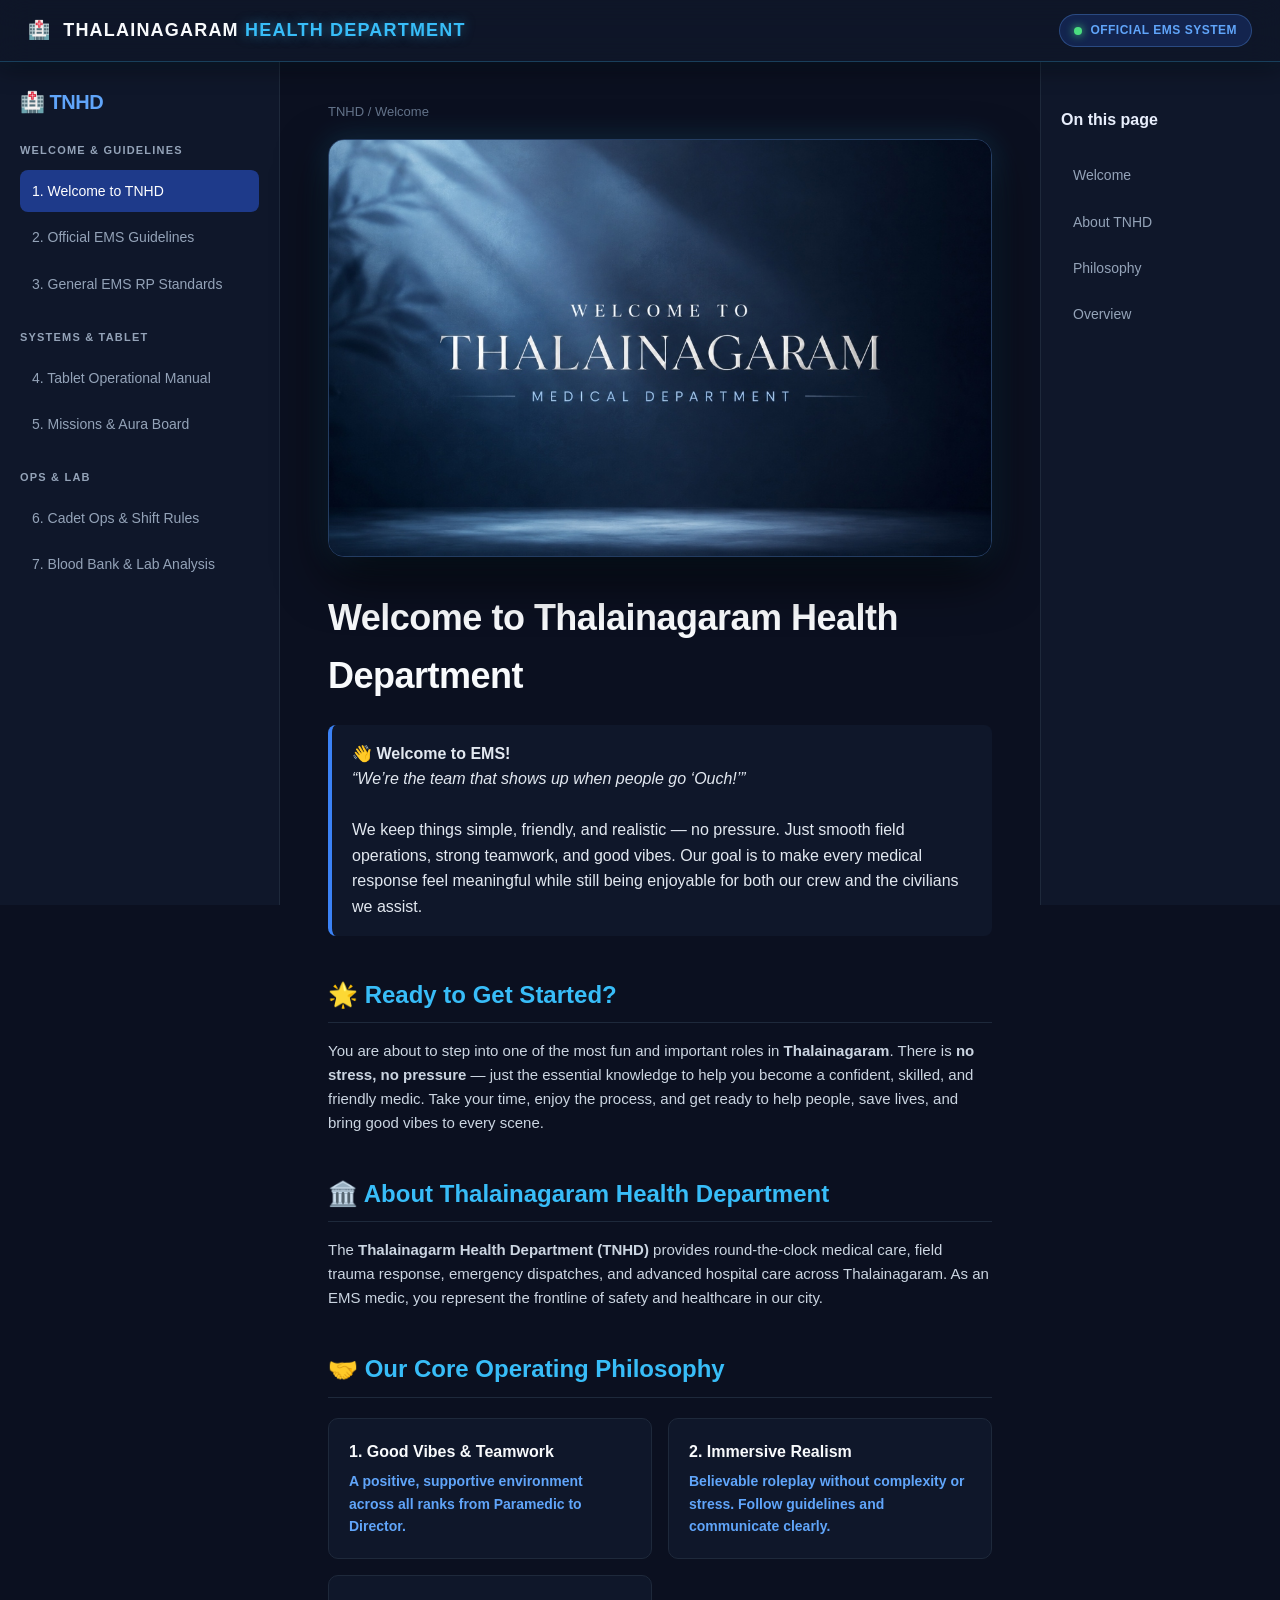
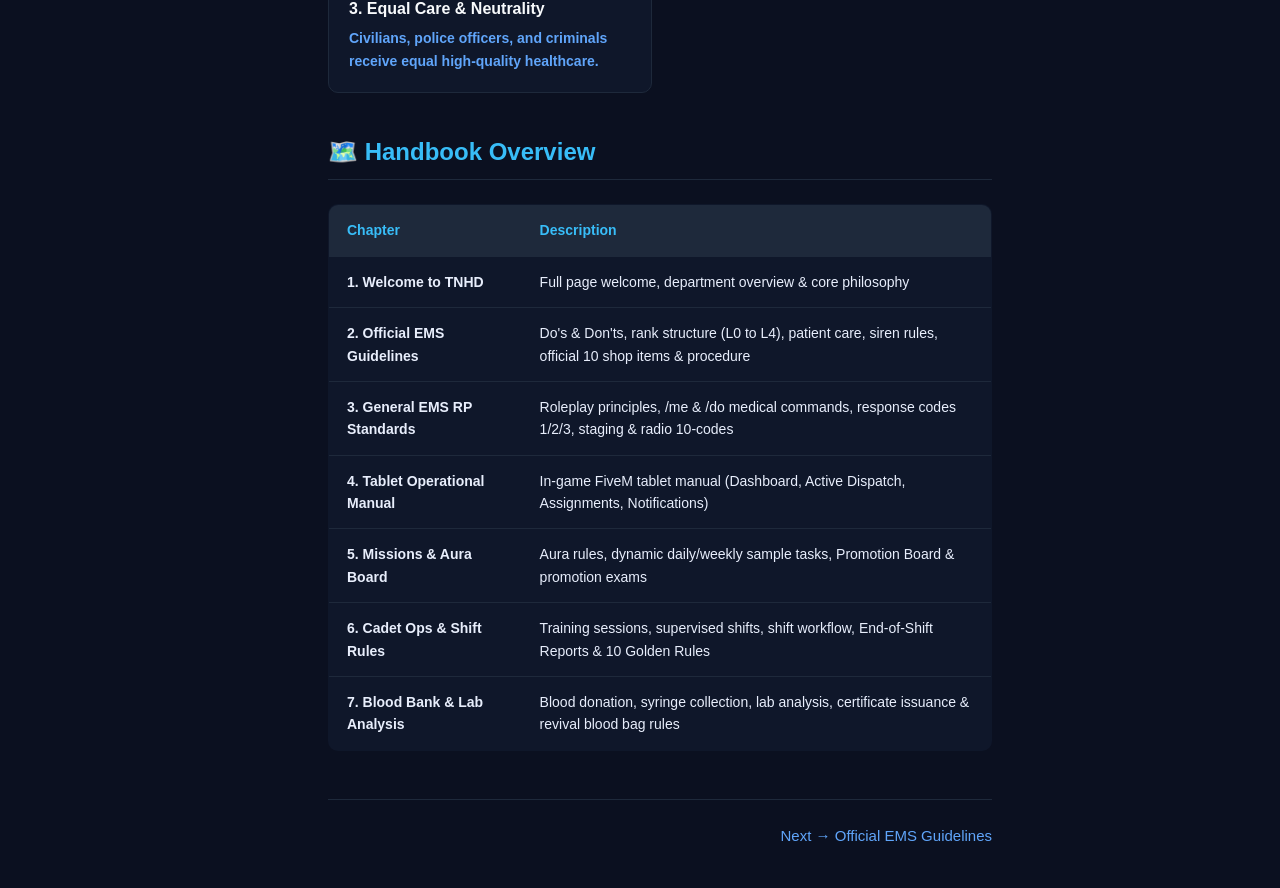
<file: index.html>
<!DOCTYPE html>
<html lang="en">
<head>
  <meta charset="UTF-8">
  <meta name="viewport" content="width=device-width, initial-scale=1.0">
  <meta http-equiv="Cache-Control" content="no-cache, no-store, must-revalidate">
  <meta http-equiv="Pragma" content="no-cache">
  <meta http-equiv="Expires" content="0">
  <title>TNHD Handbook - Welcome to TNHD</title>
  <link rel="stylesheet" href="css/style.css?v=2.0">
</head>
<body>

  <!-- 🔝 FLOATING TOP HEADER BAR -->
  <header class="floating-header">
    <div class="floating-header-title">
      <span>🏥</span>
      <span>THALAINAGARAM <span class="highlight">HEALTH DEPARTMENT</span></span>
    </div>
    <div class="floating-header-status">
      <span class="status-dot-live"></span>
      <span>OFFICIAL EMS SYSTEM</span>
    </div>
  </header>

  <div class="layout">
    <aside class="left">
      <h1>🏥 TNHD</h1>
      <div class="sec">WELCOME & GUIDELINES</div>
      <a href="index.html" class="on">1. Welcome to TNHD</a>
      <a href="ems-guidelines.html">2. Official EMS Guidelines</a>
      <a href="ems-rp-rules.html">3. General EMS RP Standards</a>
      <div class="sec">SYSTEMS & TABLET</div>
      <a href="tablet.html">4. Tablet Operational Manual</a>
      <a href="missions.html">5. Missions & Aura Board</a>
      <div class="sec">OPS & LAB</div>
      <a href="rules.html">6. Cadet Ops & Shift Rules</a>
      <a href="blood-bank.html">7. Blood Bank & Lab Analysis</a>
    </aside>

    <main>
      <div class="crumb">TNHD / Welcome</div>
      
      <!-- FULL-WIDTH WELCOME HERO COVER IMAGE -->
      <div class="welcome-hero">
        <img src="assets/welcome_banner.jpg" class="hero-bg-img" alt="Welcome to Thalainagaram Medical Department">
      </div>

      <h1>Welcome to Thalainagaram Health Department</h1>

      <div class="callout">
        <b>👋 Welcome to EMS!</b><br>
        <i>“We’re the team that shows up when people go ‘Ouch!’”</i><br><br>
        We keep things simple, friendly, and realistic — no pressure. Just smooth field operations, strong teamwork, and good vibes. Our goal is to make every medical response feel meaningful while still being enjoyable for both our crew and the civilians we assist.
      </div>

      <h2>🌟 Ready to Get Started?</h2>
      <p>You are about to step into one of the most fun and important roles in <strong>Thalainagaram</strong>. There is <strong>no stress, no pressure</strong> — just the essential knowledge to help you become a confident, skilled, and friendly medic. Take your time, enjoy the process, and get ready to help people, save lives, and bring good vibes to every scene.</p>

      <h2>🏛️ About Thalainagaram Health Department</h2>
      <p>The <strong>Thalainagarm Health Department (TNHD)</strong> provides round-the-clock medical care, field trauma response, emergency dispatches, and advanced hospital care across Thalainagaram. As an EMS medic, you represent the frontline of safety and healthcare in our city.</p>

      <h2>🤝 Our Core Operating Philosophy</h2>
      <div class="grid">
        <div class="card">
          <b>1. Good Vibes & Teamwork</b>
          <span>A positive, supportive environment across all ranks from Paramedic to Director.</span>
        </div>
        <div class="card">
          <b>2. Immersive Realism</b>
          <span>Believable roleplay without complexity or stress. Follow guidelines and communicate clearly.</span>
        </div>
        <div class="card">
          <b>3. Equal Care & Neutrality</b>
          <span>Civilians, police officers, and criminals receive equal high-quality healthcare.</span>
        </div>
      </div>

      <h2>🗺️ Handbook Overview</h2>
      <table>
        <thead>
          <tr>
            <th>Chapter</th>
            <th>Description</th>
          </tr>
        </thead>
        <tbody>
          <tr><td><b>1. Welcome to TNHD</b></td><td>Full page welcome, department overview & core philosophy</td></tr>
          <tr><td><b>2. Official EMS Guidelines</b></td><td>Do's & Don'ts, rank structure (L0 to L4), patient care, siren rules, official 10 shop items & procedure</td></tr>
          <tr><td><b>3. General EMS RP Standards</b></td><td>Roleplay principles, /me & /do medical commands, response codes 1/2/3, staging & radio 10-codes</td></tr>
          <tr><td><b>4. Tablet Operational Manual</b></td><td>In-game FiveM tablet manual (Dashboard, Active Dispatch, Assignments, Notifications)</td></tr>
          <tr><td><b>5. Missions & Aura Board</b></td><td>Aura rules, dynamic daily/weekly sample tasks, Promotion Board & promotion exams</td></tr>
          <tr><td><b>6. Cadet Ops & Shift Rules</b></td><td>Training sessions, supervised shifts, shift workflow, End-of-Shift Reports & 10 Golden Rules</td></tr>
          <tr><td><b>7. Blood Bank & Lab Analysis</b></td><td>Blood donation, syringe collection, lab analysis, certificate issuance & revival blood bag rules</td></tr>
        </tbody>
      </table>

      <div class="nav">
        <span></span>
        <a href="ems-guidelines.html">Next → Official EMS Guidelines</a>
      </div>
    </main>

    <aside class="right">
      <h4>On this page</h4>
      <a href="#">Welcome</a>
      <a href="#about">About TNHD</a>
      <a href="#philosophy">Philosophy</a>
      <a href="#overview">Overview</a>
    </aside>
  </div>

</body>
</html>
</file>
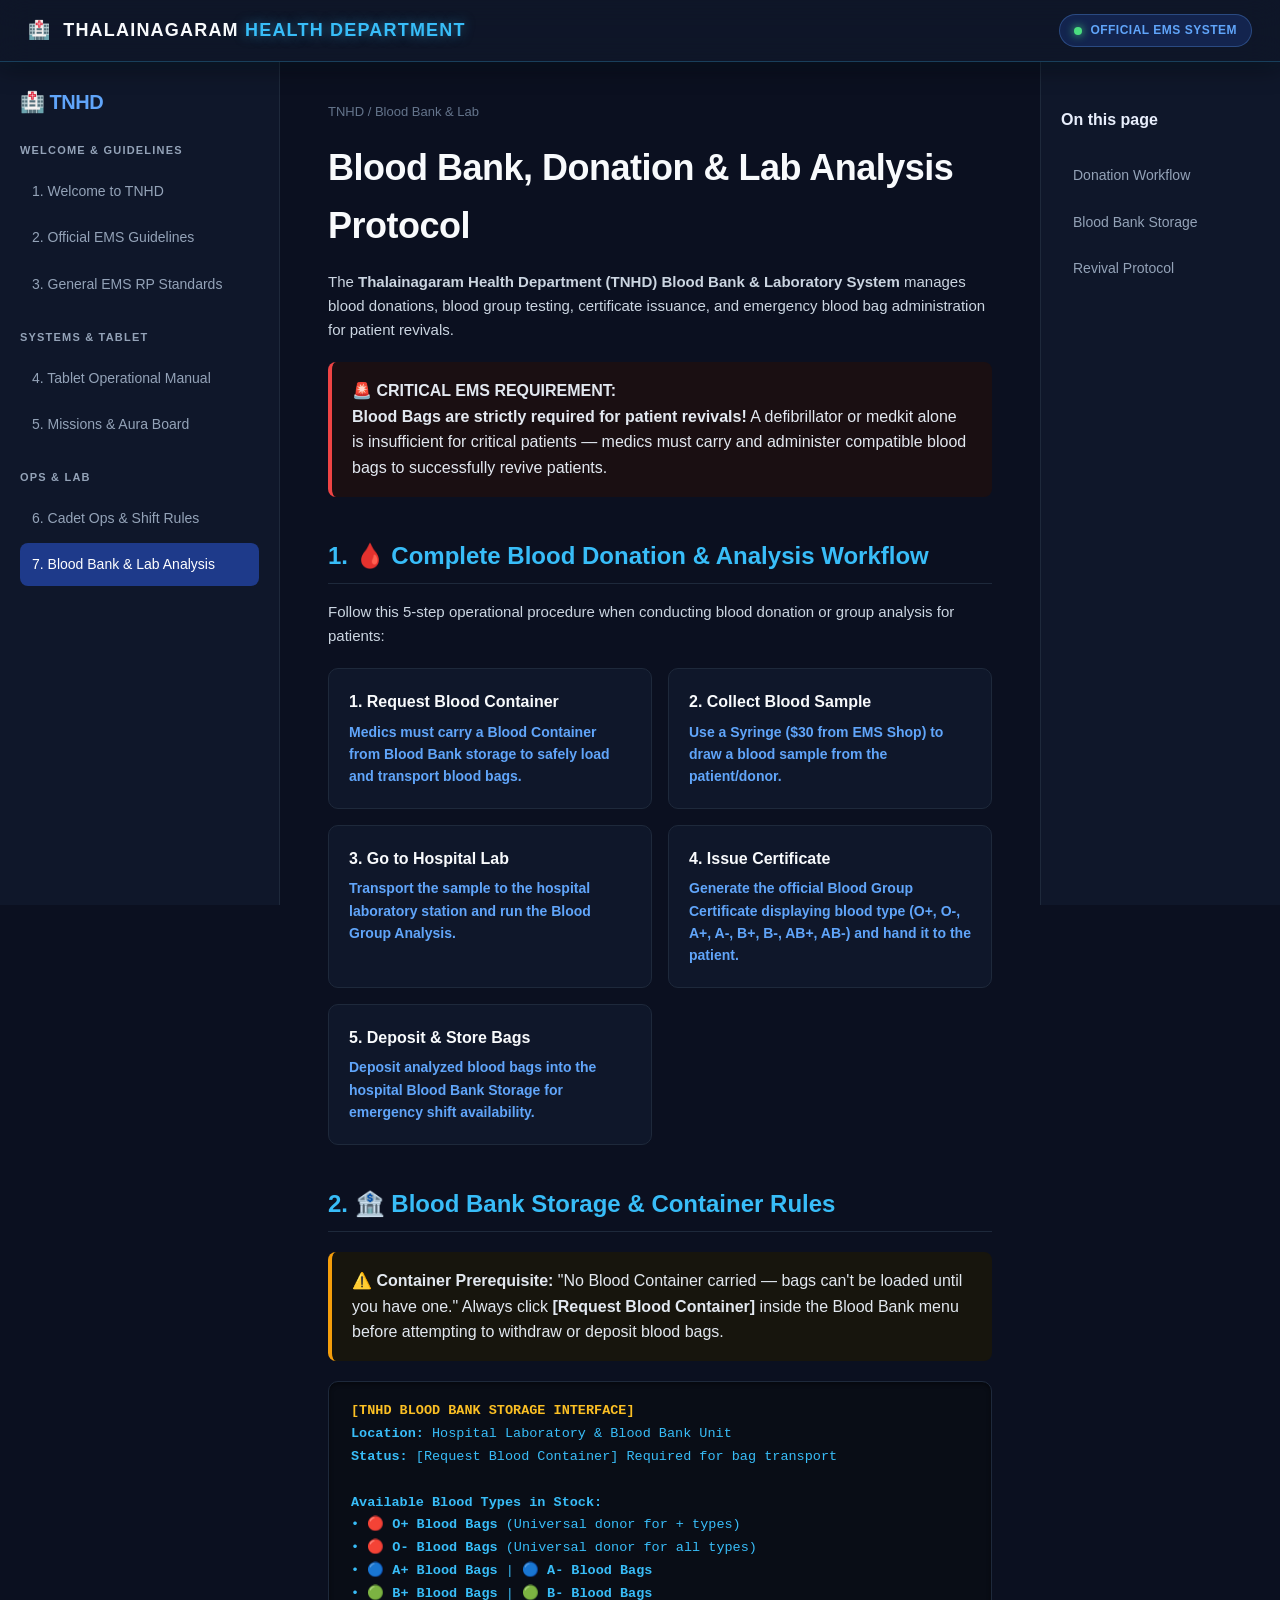
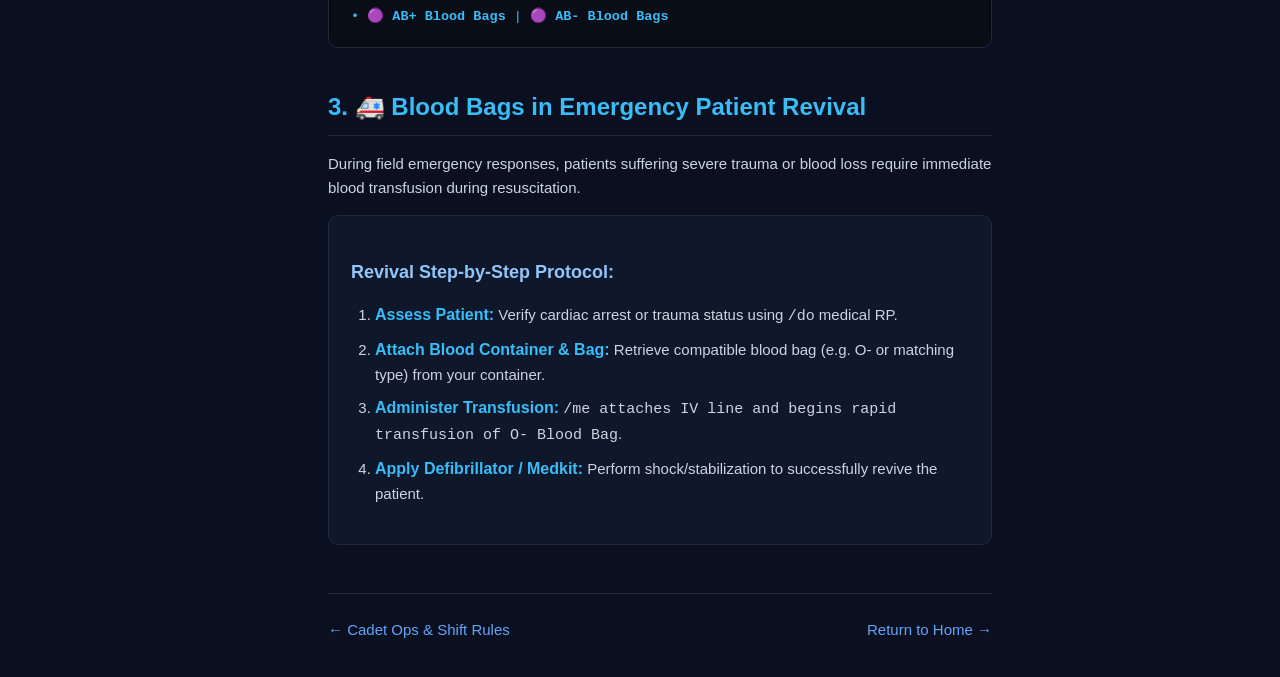
<file: blood-bank.html>
<!DOCTYPE html>
<html lang="en">
<head>
  <meta charset="UTF-8">
  <meta name="viewport" content="width=device-width, initial-scale=1.0">
  <meta http-equiv="Cache-Control" content="no-cache, no-store, must-revalidate">
  <meta http-equiv="Pragma" content="no-cache">
  <meta http-equiv="Expires" content="0">
  <title>TNHD Handbook - Blood Bank, Donation & Lab Analysis</title>
  <link rel="stylesheet" href="css/style.css?v=2.0">
</head>
<body>

  <!-- 🔝 FLOATING TOP HEADER BAR -->
  <header class="floating-header">
    <div class="floating-header-title">
      <span>🏥</span>
      <span>THALAINAGARAM <span class="highlight">HEALTH DEPARTMENT</span></span>
    </div>
    <div class="floating-header-status">
      <span class="status-dot-live"></span>
      <span>OFFICIAL EMS SYSTEM</span>
    </div>
  </header>

  <div class="layout">
    <aside class="left">
      <h1>🏥 TNHD</h1>
      <div class="sec">WELCOME & GUIDELINES</div>
      <a href="index.html">1. Welcome to TNHD</a>
      <a href="ems-guidelines.html">2. Official EMS Guidelines</a>
      <a href="ems-rp-rules.html">3. General EMS RP Standards</a>
      <div class="sec">SYSTEMS & TABLET</div>
      <a href="tablet.html">4. Tablet Operational Manual</a>
      <a href="missions.html">5. Missions & Aura Board</a>
      <div class="sec">OPS & LAB</div>
      <a href="rules.html">6. Cadet Ops & Shift Rules</a>
      <a href="blood-bank.html" class="on">7. Blood Bank & Lab Analysis</a>
    </aside>

    <main>
      <div class="crumb">TNHD / Blood Bank & Lab</div>
      <h1>Blood Bank, Donation & Lab Analysis Protocol</h1>

      <p>The <strong>Thalainagaram Health Department (TNHD) Blood Bank & Laboratory System</strong> manages blood donations, blood group testing, certificate issuance, and emergency blood bag administration for patient revivals.</p>

      <div class="callout danger">
        <b>🚨 CRITICAL EMS REQUIREMENT:</b><br>
        <strong>Blood Bags are strictly required for patient revivals!</strong> A defibrillator or medkit alone is insufficient for critical patients — medics must carry and administer compatible blood bags to successfully revive patients.
      </div>

      <h2>1. 🩸 Complete Blood Donation & Analysis Workflow</h2>
      <p>Follow this 5-step operational procedure when conducting blood donation or group analysis for patients:</p>

      <div class="grid">
        <div class="card">
          <b>1. Request Blood Container</b>
          <span>Medics must carry a <strong>Blood Container</strong> from Blood Bank storage to safely load and transport blood bags.</span>
        </div>
        <div class="card">
          <b>2. Collect Blood Sample</b>
          <span>Use a <strong>Syringe</strong> ($30 from EMS Shop) to draw a blood sample from the patient/donor.</span>
        </div>
        <div class="card">
          <b>3. Go to Hospital Lab</b>
          <span>Transport the sample to the hospital laboratory station and run the <strong>Blood Group Analysis</strong>.</span>
        </div>
        <div class="card">
          <b>4. Issue Certificate</b>
          <span>Generate the official <strong>Blood Group Certificate</strong> displaying blood type (O+, O-, A+, A-, B+, B-, AB+, AB-) and hand it to the patient.</span>
        </div>
        <div class="card">
          <b>5. Deposit & Store Bags</b>
          <span>Deposit analyzed blood bags into the hospital <strong>Blood Bank Storage</strong> for emergency shift availability.</span>
        </div>
      </div>

      <h2>2. 🏦 Blood Bank Storage & Container Rules</h2>
      <div class="callout warn">
        <b>⚠️ Container Prerequisite:</b> "No Blood Container carried — bags can't be loaded until you have one." Always click <strong>[Request Blood Container]</strong> inside the Blood Bank menu before attempting to withdraw or deposit blood bags.
      </div>

      <div class="ui-mock">
        <div class="title">[TNHD BLOOD BANK STORAGE INTERFACE]</div>
        <div><b>Location:</b> Hospital Laboratory & Blood Bank Unit</div>
        <div><b>Status:</b> [Request Blood Container] Required for bag transport</div>
        <br>
        <div><b>Available Blood Types in Stock:</b></div>
        <div>• 🔴 <b>O+ Blood Bags</b> (Universal donor for + types)</div>
        <div>• 🔴 <b>O- Blood Bags</b> (Universal donor for all types)</div>
        <div>• 🔵 <b>A+ Blood Bags</b> | 🔵 <b>A- Blood Bags</b></div>
        <div>• 🟢 <b>B+ Blood Bags</b> | 🟢 <b>B- Blood Bags</b></div>
        <div>• 🟣 <b>AB+ Blood Bags</b> | 🟣 <b>AB- Blood Bags</b></div>
      </div>

      <h2>3. 🚑 Blood Bags in Emergency Patient Revival</h2>
      <p>During field emergency responses, patients suffering severe trauma or blood loss require immediate blood transfusion during resuscitation.</p>

      <div class="rule-box">
        <h3>Revival Step-by-Step Protocol:</h3>
        <ol>
          <li><b>Assess Patient:</b> Verify cardiac arrest or trauma status using <code>/do</code> medical RP.</li>
          <li><b>Attach Blood Container & Bag:</b> Retrieve compatible blood bag (e.g. O- or matching type) from your container.</li>
          <li><b>Administer Transfusion:</b> <code>/me attaches IV line and begins rapid transfusion of O- Blood Bag</code>.</li>
          <li><b>Apply Defibrillator / Medkit:</b> Perform shock/stabilization to successfully revive the patient.</li>
        </ol>
      </div>

      <div class="nav">
        <a href="rules.html">← Cadet Ops & Shift Rules</a>
        <a href="index.html">Return to Home →</a>
      </div>
    </main>

    <aside class="right">
      <h4>On this page</h4>
      <a href="#workflow">Donation Workflow</a>
      <a href="#storage">Blood Bank Storage</a>
      <a href="#revival">Revival Protocol</a>
    </aside>
  </div>

</body>
</html>
</file>
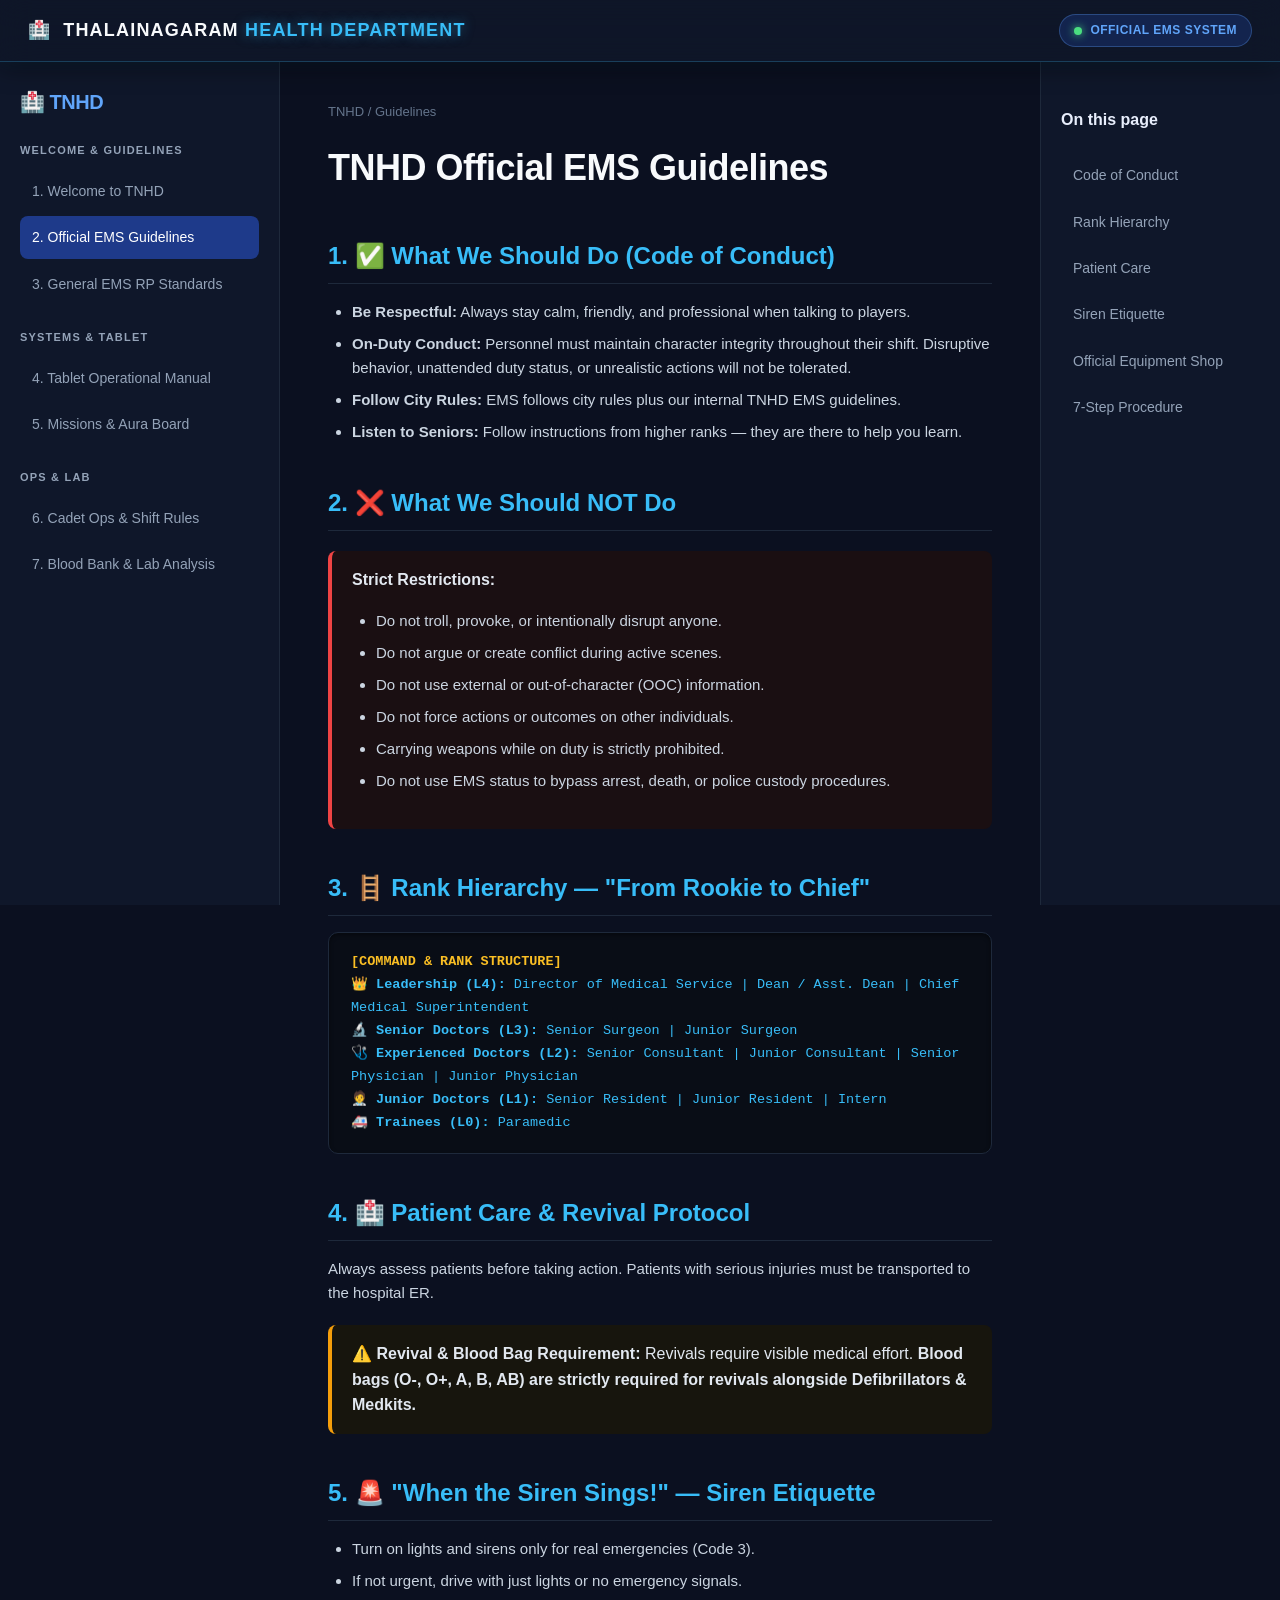
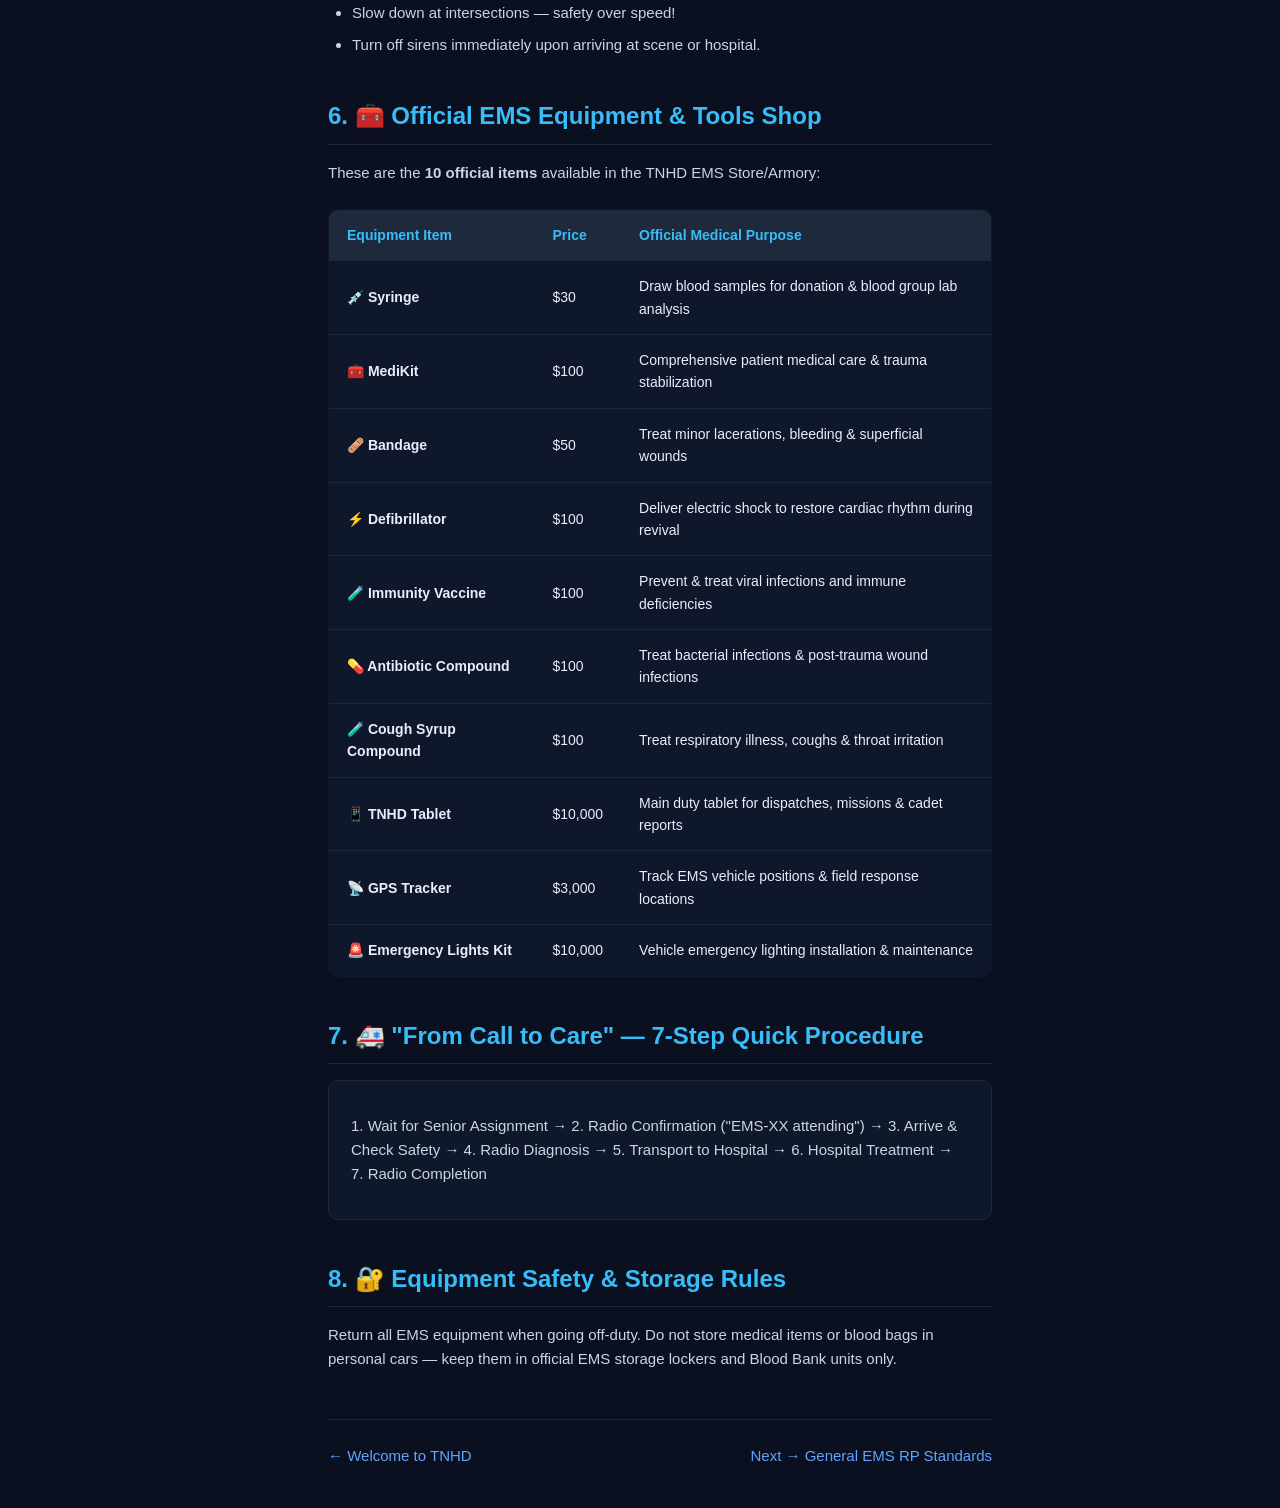
<file: ems-guidelines.html>
<!DOCTYPE html>
<html lang="en">
<head>
  <meta charset="UTF-8">
  <meta name="viewport" content="width=device-width, initial-scale=1.0">
  <meta http-equiv="Cache-Control" content="no-cache, no-store, must-revalidate">
  <meta http-equiv="Pragma" content="no-cache">
  <meta http-equiv="Expires" content="0">
  <title>TNHD Handbook - Official EMS Guidelines</title>
  <link rel="stylesheet" href="css/style.css?v=2.0">
</head>
<body>

  <!-- 🔝 FLOATING TOP HEADER BAR -->
  <header class="floating-header">
    <div class="floating-header-title">
      <span>🏥</span>
      <span>THALAINAGARAM <span class="highlight">HEALTH DEPARTMENT</span></span>
    </div>
    <div class="floating-header-status">
      <span class="status-dot-live"></span>
      <span>OFFICIAL EMS SYSTEM</span>
    </div>
  </header>

  <div class="layout">
    <aside class="left">
      <h1>🏥 TNHD</h1>
      <div class="sec">WELCOME & GUIDELINES</div>
      <a href="index.html">1. Welcome to TNHD</a>
      <a href="ems-guidelines.html" class="on">2. Official EMS Guidelines</a>
      <a href="ems-rp-rules.html">3. General EMS RP Standards</a>
      <div class="sec">SYSTEMS & TABLET</div>
      <a href="tablet.html">4. Tablet Operational Manual</a>
      <a href="missions.html">5. Missions & Aura Board</a>
      <div class="sec">OPS & LAB</div>
      <a href="rules.html">6. Cadet Ops & Shift Rules</a>
      <a href="blood-bank.html">7. Blood Bank & Lab Analysis</a>
    </aside>

    <main>
      <div class="crumb">TNHD / Guidelines</div>
      <h1>TNHD Official EMS Guidelines</h1>

      <h2>1. ✅ What We Should Do (Code of Conduct)</h2>
      <ul>
        <li><strong>Be Respectful:</strong> Always stay calm, friendly, and professional when talking to players.</li>
        <li><strong>On-Duty Conduct:</strong> Personnel must maintain character integrity throughout their shift. Disruptive behavior, unattended duty status, or unrealistic actions will not be tolerated.</li>
        <li><strong>Follow City Rules:</strong> EMS follows city rules plus our internal TNHD EMS guidelines.</li>
        <li><strong>Listen to Seniors:</strong> Follow instructions from higher ranks — they are there to help you learn.</li>
      </ul>

      <h2>2. ❌ What We Should NOT Do</h2>
      <div class="callout danger">
        <b>Strict Restrictions:</b>
        <ul>
          <li>Do not troll, provoke, or intentionally disrupt anyone.</li>
          <li>Do not argue or create conflict during active scenes.</li>
          <li>Do not use external or out-of-character (OOC) information.</li>
          <li>Do not force actions or outcomes on other individuals.</li>
          <li>Carrying weapons while on duty is strictly prohibited.</li>
          <li>Do not use EMS status to bypass arrest, death, or police custody procedures.</li>
        </ul>
      </div>

      <h2>3. 🪜 Rank Hierarchy — "From Rookie to Chief"</h2>
      <div class="ui-mock">
        <div class="title">[COMMAND & RANK STRUCTURE]</div>
        <div>👑 <b>Leadership (L4):</b> Director of Medical Service | Dean / Asst. Dean | Chief Medical Superintendent</div>
        <div>🔬 <b>Senior Doctors (L3):</b> Senior Surgeon | Junior Surgeon</div>
        <div>🩺 <b>Experienced Doctors (L2):</b> Senior Consultant | Junior Consultant | Senior Physician | Junior Physician</div>
        <div>🧑‍⚕️ <b>Junior Doctors (L1):</b> Senior Resident | Junior Resident | Intern</div>
        <div>🚑 <b>Trainees (L0):</b> Paramedic</div>
      </div>

      <h2>4. 🏥 Patient Care & Revival Protocol</h2>
      <p>Always assess patients before taking action. Patients with serious injuries must be transported to the hospital ER.</p>
      
      <div class="callout warn">
        <b>⚠️ Revival & Blood Bag Requirement:</b> Revivals require visible medical effort. <strong>Blood bags (O-, O+, A, B, AB) are strictly required for revivals alongside Defibrillators & Medkits.</strong>
      </div>

      <h2>5. 🚨 "When the Siren Sings!" — Siren Etiquette</h2>
      <ul>
        <li>Turn on lights and sirens only for real emergencies (Code 3).</li>
        <li>If not urgent, drive with just lights or no emergency signals.</li>
        <li>Slow down at intersections — safety over speed!</li>
        <li>Turn off sirens immediately upon arriving at scene or hospital.</li>
      </ul>

      <h2>6. 🧰 Official EMS Equipment & Tools Shop</h2>
      <p>These are the <strong>10 official items</strong> available in the TNHD EMS Store/Armory:</p>

      <table>
        <thead>
          <tr>
            <th>Equipment Item</th>
            <th>Price</th>
            <th>Official Medical Purpose</th>
          </tr>
        </thead>
        <tbody>
          <tr><td><b>💉 Syringe</b></td><td>$30</td><td>Draw blood samples for donation & blood group lab analysis</td></tr>
          <tr><td><b>🧰 MediKit</b></td><td>$100</td><td>Comprehensive patient medical care & trauma stabilization</td></tr>
          <tr><td><b>🩹 Bandage</b></td><td>$50</td><td>Treat minor lacerations, bleeding & superficial wounds</td></tr>
          <tr><td><b>⚡ Defibrillator</b></td><td>$100</td><td>Deliver electric shock to restore cardiac rhythm during revival</td></tr>
          <tr><td><b>🧪 Immunity Vaccine</b></td><td>$100</td><td>Prevent & treat viral infections and immune deficiencies</td></tr>
          <tr><td><b>💊 Antibiotic Compound</b></td><td>$100</td><td>Treat bacterial infections & post-trauma wound infections</td></tr>
          <tr><td><b>🧪 Cough Syrup Compound</b></td><td>$100</td><td>Treat respiratory illness, coughs & throat irritation</td></tr>
          <tr><td><b>📱 TNHD Tablet</b></td><td>$10,000</td><td>Main duty tablet for dispatches, missions & cadet reports</td></tr>
          <tr><td><b>📡 GPS Tracker</b></td><td>$3,000</td><td>Track EMS vehicle positions & field response locations</td></tr>
          <tr><td><b>🚨 Emergency Lights Kit</b></td><td>$10,000</td><td>Vehicle emergency lighting installation & maintenance</td></tr>
        </tbody>
      </table>

      <h2>7. 🚑 "From Call to Care" — 7-Step Quick Procedure</h2>
      <div class="rule-box">
        <p>1. Wait for Senior Assignment &rarr; 2. Radio Confirmation ("EMS-XX attending") &rarr; 3. Arrive & Check Safety &rarr; 4. Radio Diagnosis &rarr; 5. Transport to Hospital &rarr; 6. Hospital Treatment &rarr; 7. Radio Completion</p>
      </div>

      <h2>8. 🔐 Equipment Safety & Storage Rules</h2>
      <p>Return all EMS equipment when going off-duty. Do not store medical items or blood bags in personal cars — keep them in official EMS storage lockers and Blood Bank units only.</p>

      <div class="nav">
        <a href="index.html">← Welcome to TNHD</a>
        <a href="ems-rp-rules.html">Next → General EMS RP Standards</a>
      </div>
    </main>

    <aside class="right">
      <h4>On this page</h4>
      <a href="#conduct">Code of Conduct</a>
      <a href="#ranks">Rank Hierarchy</a>
      <a href="#care">Patient Care</a>
      <a href="#sirens">Siren Etiquette</a>
      <a href="#tools">Official Equipment Shop</a>
      <a href="#procedure">7-Step Procedure</a>
    </aside>
  </div>

</body>
</html>
</file>
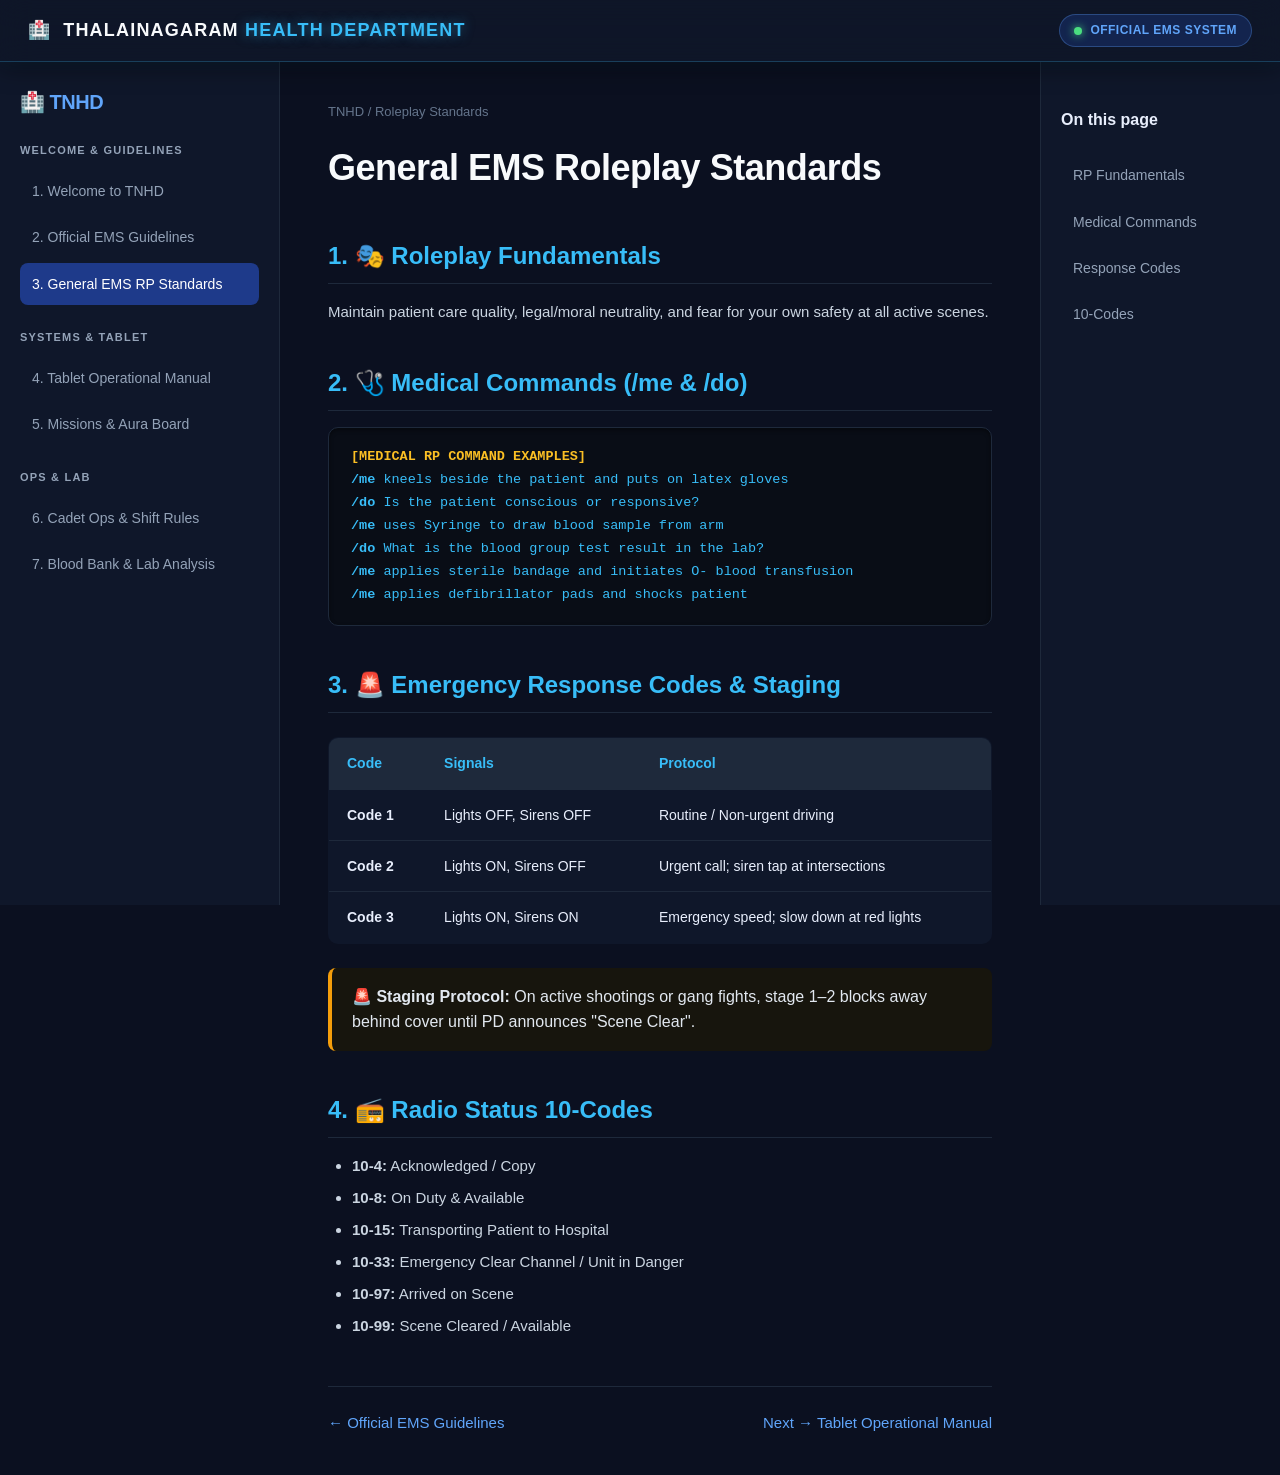
<file: ems-rp-rules.html>
<!DOCTYPE html>
<html lang="en">
<head>
  <meta charset="UTF-8">
  <meta name="viewport" content="width=device-width, initial-scale=1.0">
  <meta http-equiv="Cache-Control" content="no-cache, no-store, must-revalidate">
  <meta http-equiv="Pragma" content="no-cache">
  <meta http-equiv="Expires" content="0">
  <title>TNHD Handbook - General EMS RP Standards</title>
  <link rel="stylesheet" href="css/style.css?v=2.0">
</head>
<body>

  <!-- 🔝 FLOATING TOP HEADER BAR -->
  <header class="floating-header">
    <div class="floating-header-title">
      <span>🏥</span>
      <span>THALAINAGARAM <span class="highlight">HEALTH DEPARTMENT</span></span>
    </div>
    <div class="floating-header-status">
      <span class="status-dot-live"></span>
      <span>OFFICIAL EMS SYSTEM</span>
    </div>
  </header>

  <div class="layout">
    <aside class="left">
      <h1>🏥 TNHD</h1>
      <div class="sec">WELCOME & GUIDELINES</div>
      <a href="index.html">1. Welcome to TNHD</a>
      <a href="ems-guidelines.html">2. Official EMS Guidelines</a>
      <a href="ems-rp-rules.html" class="on">3. General EMS RP Standards</a>
      <div class="sec">SYSTEMS & TABLET</div>
      <a href="tablet.html">4. Tablet Operational Manual</a>
      <a href="missions.html">5. Missions & Aura Board</a>
      <div class="sec">OPS & LAB</div>
      <a href="rules.html">6. Cadet Ops & Shift Rules</a>
      <a href="blood-bank.html">7. Blood Bank & Lab Analysis</a>
    </aside>

    <main>
      <div class="crumb">TNHD / Roleplay Standards</div>
      <h1>General EMS Roleplay Standards</h1>

      <h2>1. 🎭 Roleplay Fundamentals</h2>
      <p>Maintain patient care quality, legal/moral neutrality, and fear for your own safety at all active scenes.</p>

      <h2>2. 🩺 Medical Commands (/me & /do)</h2>
      <div class="ui-mock">
        <div class="title">[MEDICAL RP COMMAND EXAMPLES]</div>
        <div><b>/me</b> kneels beside the patient and puts on latex gloves</div>
        <div><b>/do</b> Is the patient conscious or responsive?</div>
        <div><b>/me</b> uses Syringe to draw blood sample from arm</div>
        <div><b>/do</b> What is the blood group test result in the lab?</div>
        <div><b>/me</b> applies sterile bandage and initiates O- blood transfusion</div>
        <div><b>/me</b> applies defibrillator pads and shocks patient</div>
      </div>

      <h2>3. 🚨 Emergency Response Codes & Staging</h2>
      <table>
        <thead>
          <tr>
            <th>Code</th>
            <th>Signals</th>
            <th>Protocol</th>
          </tr>
        </thead>
        <tbody>
          <tr><td><b>Code 1</b></td><td>Lights OFF, Sirens OFF</td><td>Routine / Non-urgent driving</td></tr>
          <tr><td><b>Code 2</b></td><td>Lights ON, Sirens OFF</td><td>Urgent call; siren tap at intersections</td></tr>
          <tr><td><b>Code 3</b></td><td>Lights ON, Sirens ON</td><td>Emergency speed; slow down at red lights</td></tr>
        </tbody>
      </table>

      <div class="callout warn">
        <b>🚨 Staging Protocol:</b> On active shootings or gang fights, stage 1–2 blocks away behind cover until PD announces "Scene Clear".
      </div>

      <h2>4. 📻 Radio Status 10-Codes</h2>
      <ul>
        <li><b>10-4:</b> Acknowledged / Copy</li>
        <li><b>10-8:</b> On Duty & Available</li>
        <li><b>10-15:</b> Transporting Patient to Hospital</li>
        <li><b>10-33:</b> Emergency Clear Channel / Unit in Danger</li>
        <li><b>10-97:</b> Arrived on Scene</li>
        <li><b>10-99:</b> Scene Cleared / Available</li>
      </ul>

      <div class="nav">
        <a href="ems-guidelines.html">← Official EMS Guidelines</a>
        <a href="tablet.html">Next → Tablet Operational Manual</a>
      </div>
    </main>

    <aside class="right">
      <h4>On this page</h4>
      <a href="#fundamentals">RP Fundamentals</a>
      <a href="#commands">Medical Commands</a>
      <a href="#codes">Response Codes</a>
      <a href="#radio">10-Codes</a>
    </aside>
  </div>

</body>
</html>
</file>
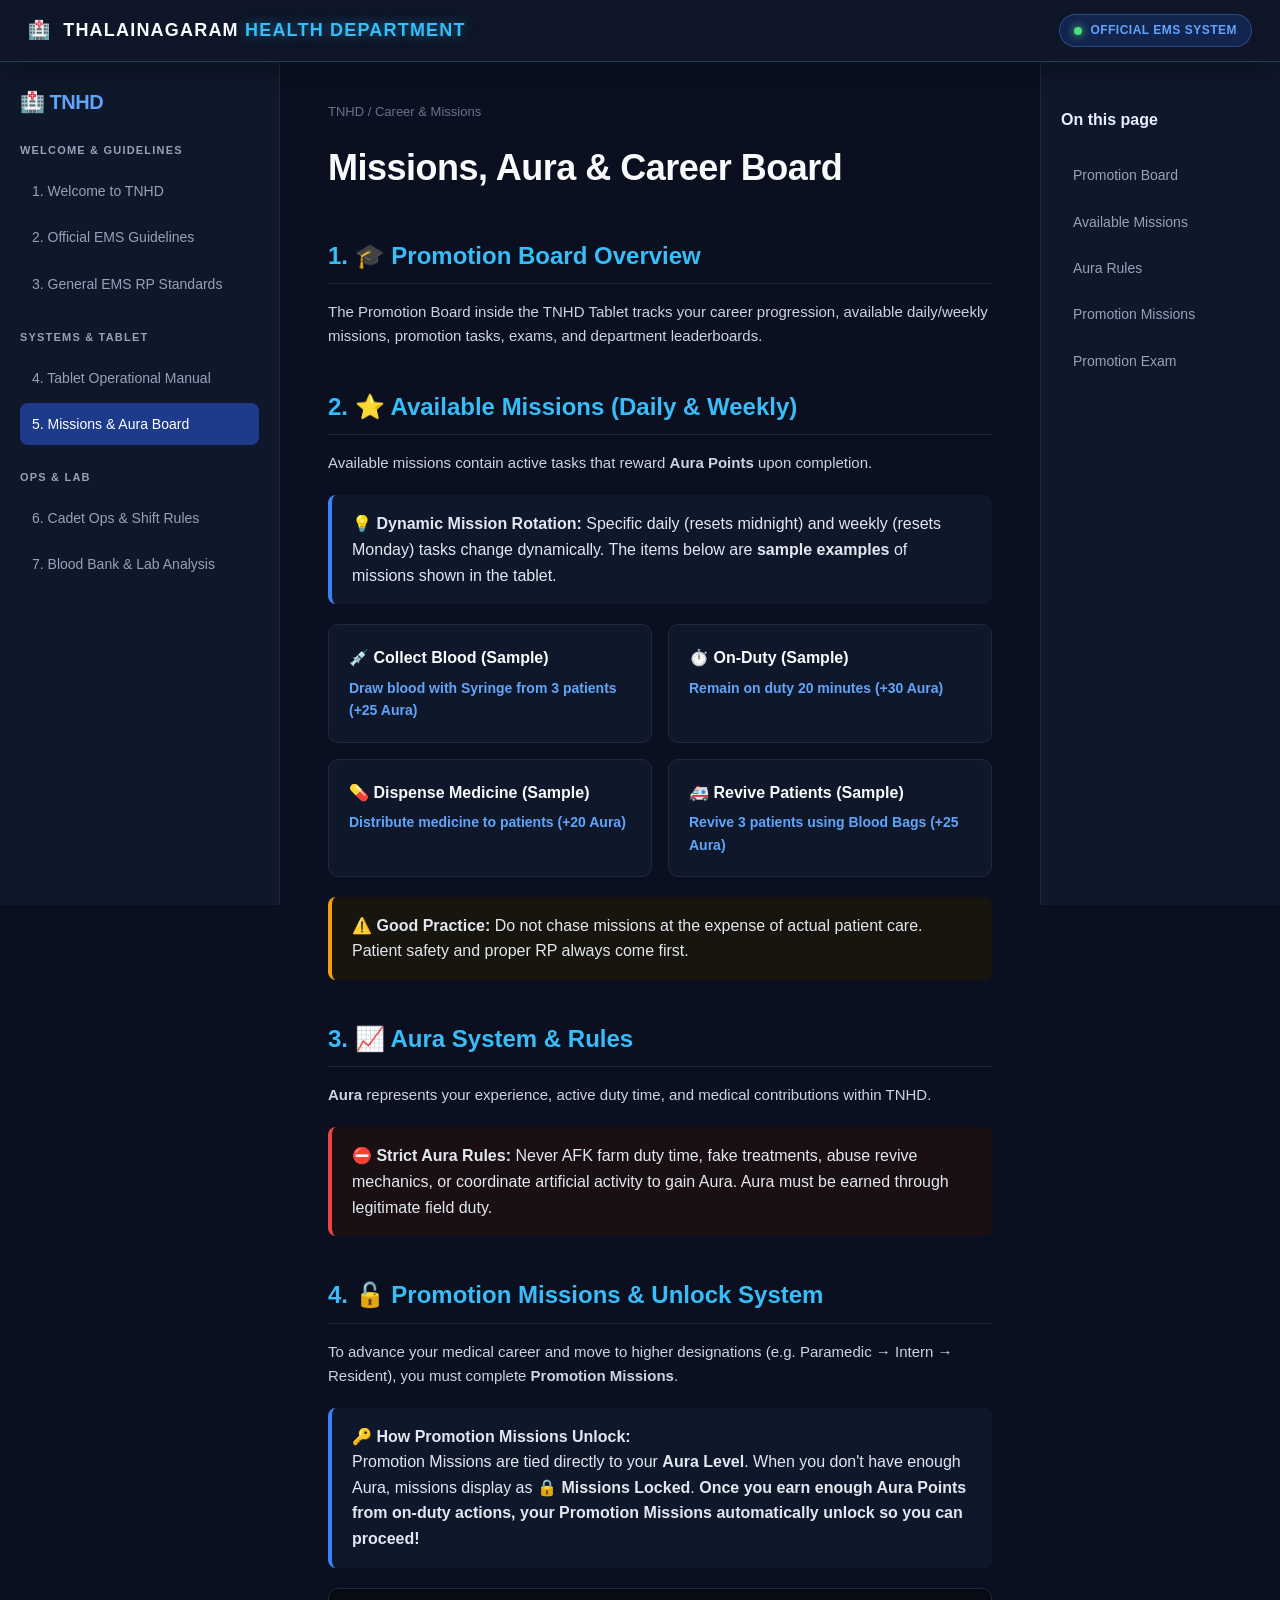
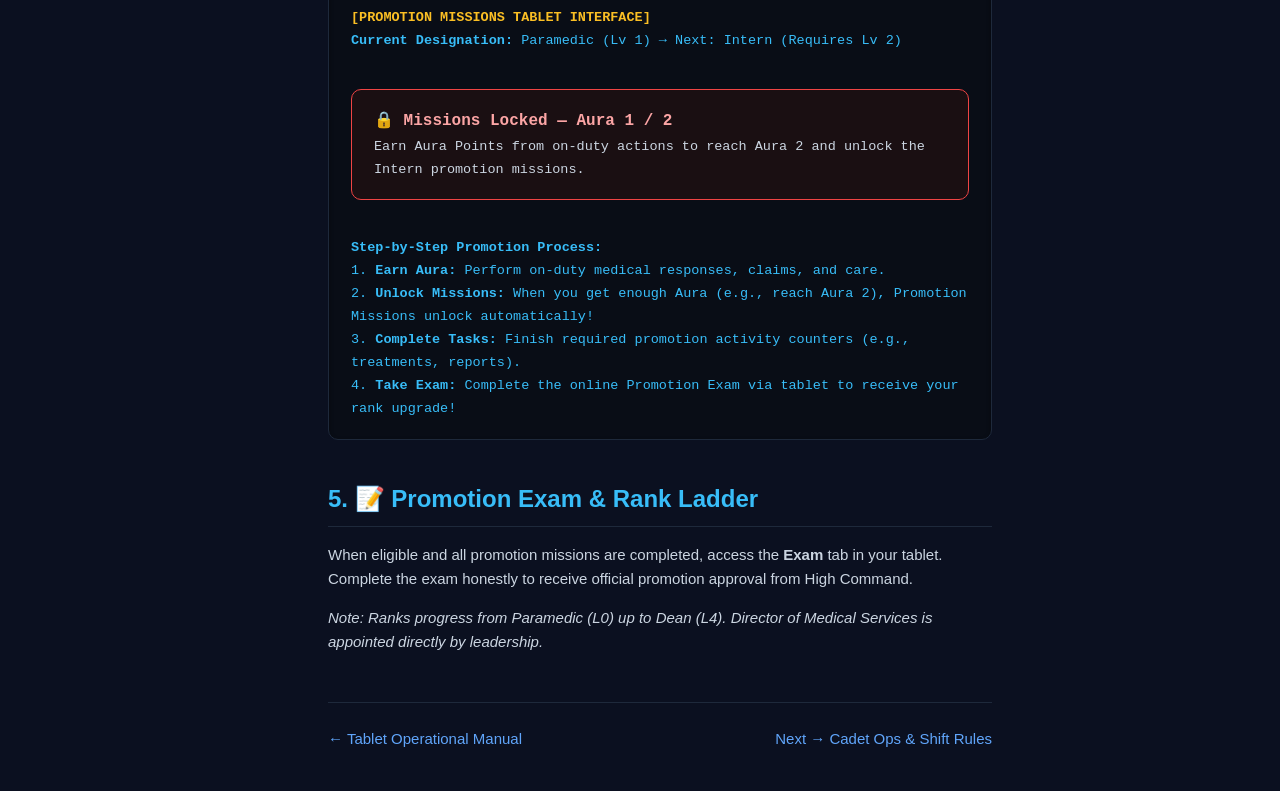
<file: missions.html>
<!DOCTYPE html>
<html lang="en">
<head>
  <meta charset="UTF-8">
  <meta name="viewport" content="width=device-width, initial-scale=1.0">
  <meta http-equiv="Cache-Control" content="no-cache, no-store, must-revalidate">
  <meta http-equiv="Pragma" content="no-cache">
  <meta http-equiv="Expires" content="0">
  <title>TNHD Handbook - Missions & Aura Board</title>
  <link rel="stylesheet" href="css/style.css?v=2.0">
</head>
<body>

  <!-- 🔝 FLOATING TOP HEADER BAR -->
  <header class="floating-header">
    <div class="floating-header-title">
      <span>🏥</span>
      <span>THALAINAGARAM <span class="highlight">HEALTH DEPARTMENT</span></span>
    </div>
    <div class="floating-header-status">
      <span class="status-dot-live"></span>
      <span>OFFICIAL EMS SYSTEM</span>
    </div>
  </header>

  <div class="layout">
    <aside class="left">
      <h1>🏥 TNHD</h1>
      <div class="sec">WELCOME & GUIDELINES</div>
      <a href="index.html">1. Welcome to TNHD</a>
      <a href="ems-guidelines.html">2. Official EMS Guidelines</a>
      <a href="ems-rp-rules.html">3. General EMS RP Standards</a>
      <div class="sec">SYSTEMS & TABLET</div>
      <a href="tablet.html">4. Tablet Operational Manual</a>
      <a href="missions.html" class="on">5. Missions & Aura Board</a>
      <div class="sec">OPS & LAB</div>
      <a href="rules.html">6. Cadet Ops & Shift Rules</a>
      <a href="blood-bank.html">7. Blood Bank & Lab Analysis</a>
    </aside>

    <main>
      <div class="crumb">TNHD / Career & Missions</div>
      <h1>Missions, Aura & Career Board</h1>

      <h2>1. 🎓 Promotion Board Overview</h2>
      <p>The Promotion Board inside the TNHD Tablet tracks your career progression, available daily/weekly missions, promotion tasks, exams, and department leaderboards.</p>

      <h2>2. ⭐ Available Missions (Daily & Weekly)</h2>
      <p>Available missions contain active tasks that reward <strong>Aura Points</strong> upon completion.</p>
      
      <div class="callout">
        <b>💡 Dynamic Mission Rotation:</b> Specific daily (resets midnight) and weekly (resets Monday) tasks change dynamically. The items below are <strong>sample examples</strong> of missions shown in the tablet.
      </div>

      <div class="grid">
        <div class="card">
          <b>💉 Collect Blood (Sample)</b>
          <span>Draw blood with Syringe from 3 patients (+25 Aura)</span>
        </div>
        <div class="card">
          <b>⏱️ On-Duty (Sample)</b>
          <span>Remain on duty 20 minutes (+30 Aura)</span>
        </div>
        <div class="card">
          <b>💊 Dispense Medicine (Sample)</b>
          <span>Distribute medicine to patients (+20 Aura)</span>
        </div>
        <div class="card">
          <b>🚑 Revive Patients (Sample)</b>
          <span>Revive 3 patients using Blood Bags (+25 Aura)</span>
        </div>
      </div>

      <div class="callout warn">
        <b>⚠️ Good Practice:</b> Do not chase missions at the expense of actual patient care. Patient safety and proper RP always come first.
      </div>

      <h2>3. 📈 Aura System & Rules</h2>
      <p><strong>Aura</strong> represents your experience, active duty time, and medical contributions within TNHD.</p>
      <div class="callout danger">
        <b>⛔ Strict Aura Rules:</b> Never AFK farm duty time, fake treatments, abuse revive mechanics, or coordinate artificial activity to gain Aura. Aura must be earned through legitimate field duty.
      </div>

      <h2>4. 🔓 Promotion Missions & Unlock System</h2>
      <p>To advance your medical career and move to higher designations (e.g. Paramedic → Intern → Resident), you must complete <strong>Promotion Missions</strong>.</p>

      <div class="callout">
        <b>🔑 How Promotion Missions Unlock:</b><br>
        Promotion Missions are tied directly to your <strong>Aura Level</strong>. When you don't have enough Aura, missions display as 🔒 <b>Missions Locked</b>. <strong>Once you earn enough Aura Points from on-duty actions, your Promotion Missions automatically unlock so you can proceed!</strong>
      </div>

      <div class="ui-mock">
        <div class="title">[PROMOTION MISSIONS TABLET INTERFACE]</div>
        <div><b>Current Designation:</b> Paramedic (Lv 1) &rarr; Next: Intern (Requires Lv 2)</div>
        <br>
        <div class="rule-box" style="border-color: #ef4444; background: #1a0f12;">
          <b style="color: #fca5a5;">🔒 Missions Locked — Aura 1 / 2</b><br>
          <span style="color: #cbd5e1;">Earn Aura Points from on-duty actions to reach Aura 2 and unlock the Intern promotion missions.</span>
        </div>
        <br>
        <div><b>Step-by-Step Promotion Process:</b></div>
        <div>1. <b>Earn Aura:</b> Perform on-duty medical responses, claims, and care.</div>
        <div>2. <b>Unlock Missions:</b> When you get enough Aura (e.g., reach Aura 2), Promotion Missions unlock automatically!</div>
        <div>3. <b>Complete Tasks:</b> Finish required promotion activity counters (e.g., treatments, reports).</div>
        <div>4. <b>Take Exam:</b> Complete the online Promotion Exam via tablet to receive your rank upgrade!</div>
      </div>

      <h2>5. 📝 Promotion Exam & Rank Ladder</h2>
      <p>When eligible and all promotion missions are completed, access the <strong>Exam</strong> tab in your tablet. Complete the exam honestly to receive official promotion approval from High Command.</p>
      <p><i>Note: Ranks progress from Paramedic (L0) up to Dean (L4). Director of Medical Services is appointed directly by leadership.</i></p>

      <div class="nav">
        <a href="tablet.html">← Tablet Operational Manual</a>
        <a href="rules.html">Next → Cadet Ops & Shift Rules</a>
      </div>
    </main>

    <aside class="right">
      <h4>On this page</h4>
      <a href="#board">Promotion Board</a>
      <a href="#available">Available Missions</a>
      <a href="#aura">Aura Rules</a>
      <a href="#promo">Promotion Missions</a>
      <a href="#exam">Promotion Exam</a>
    </aside>
  </div>

</body>
</html>
</file>
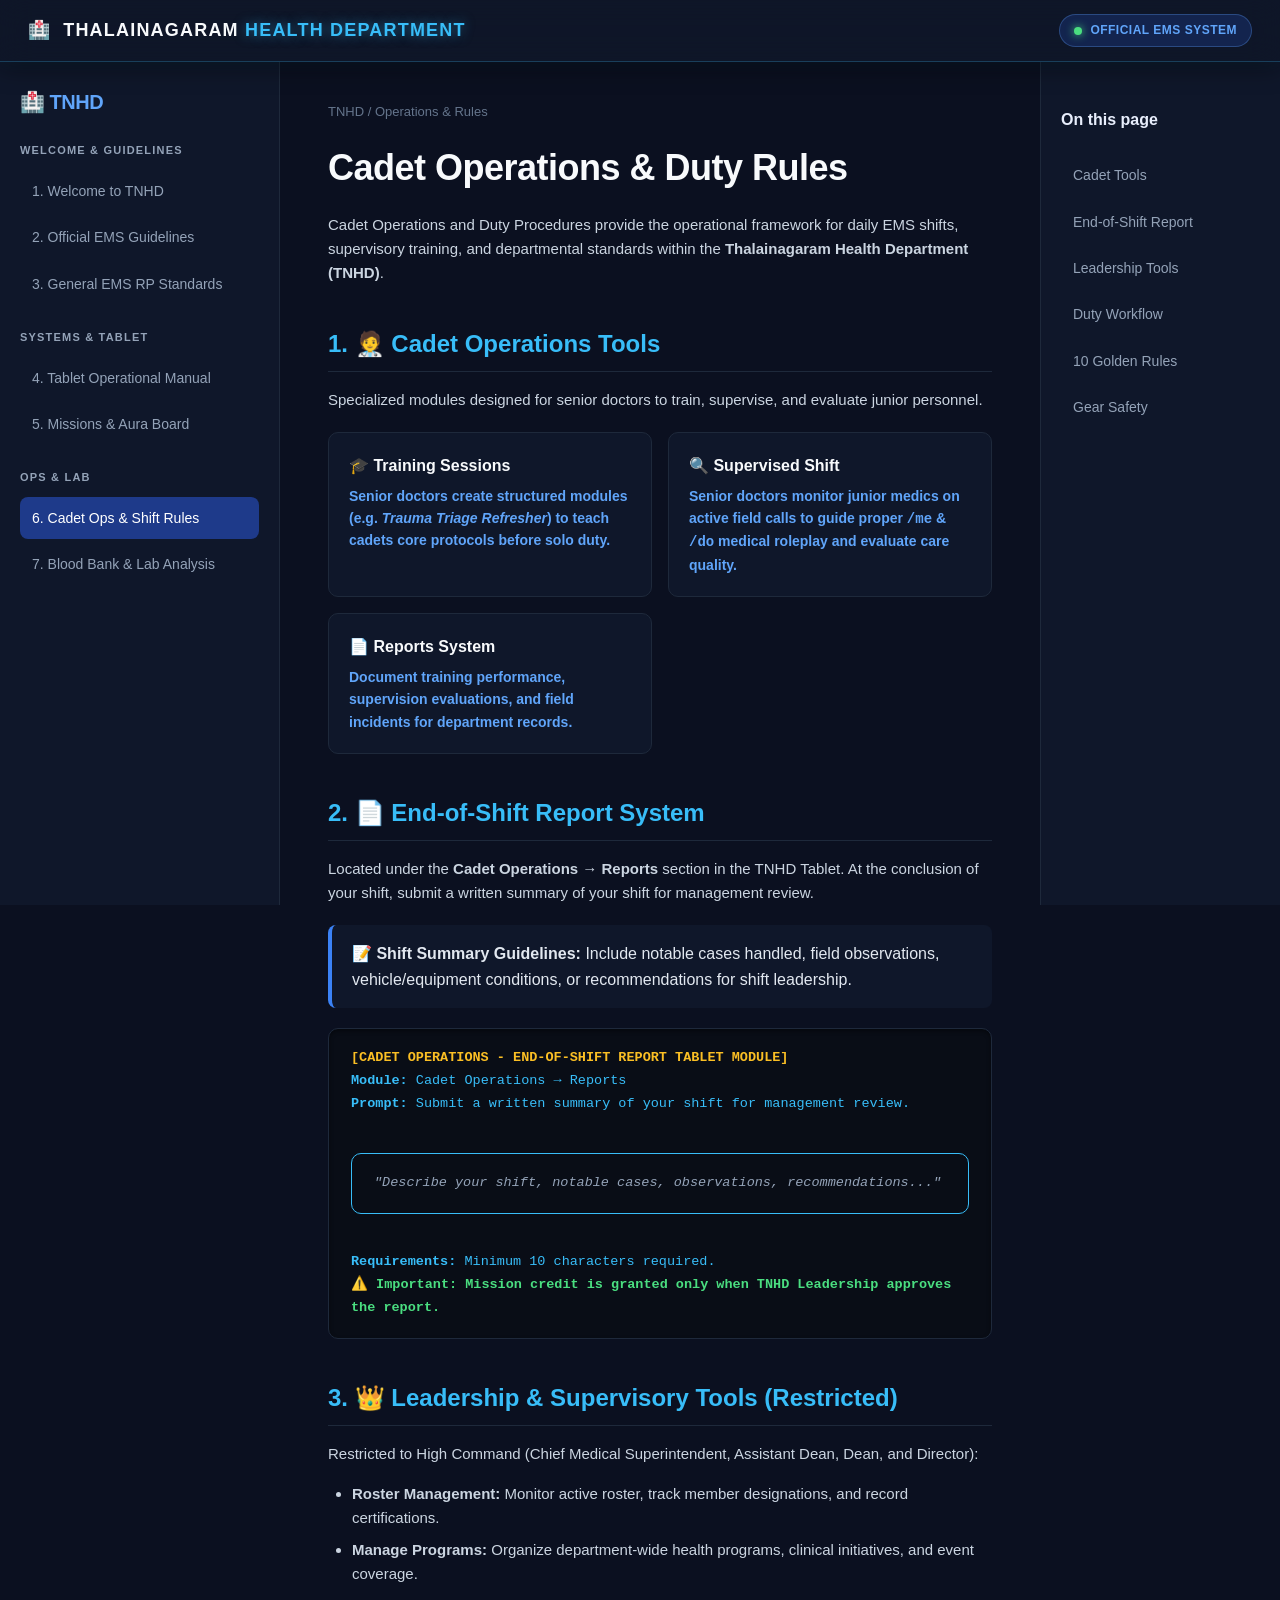
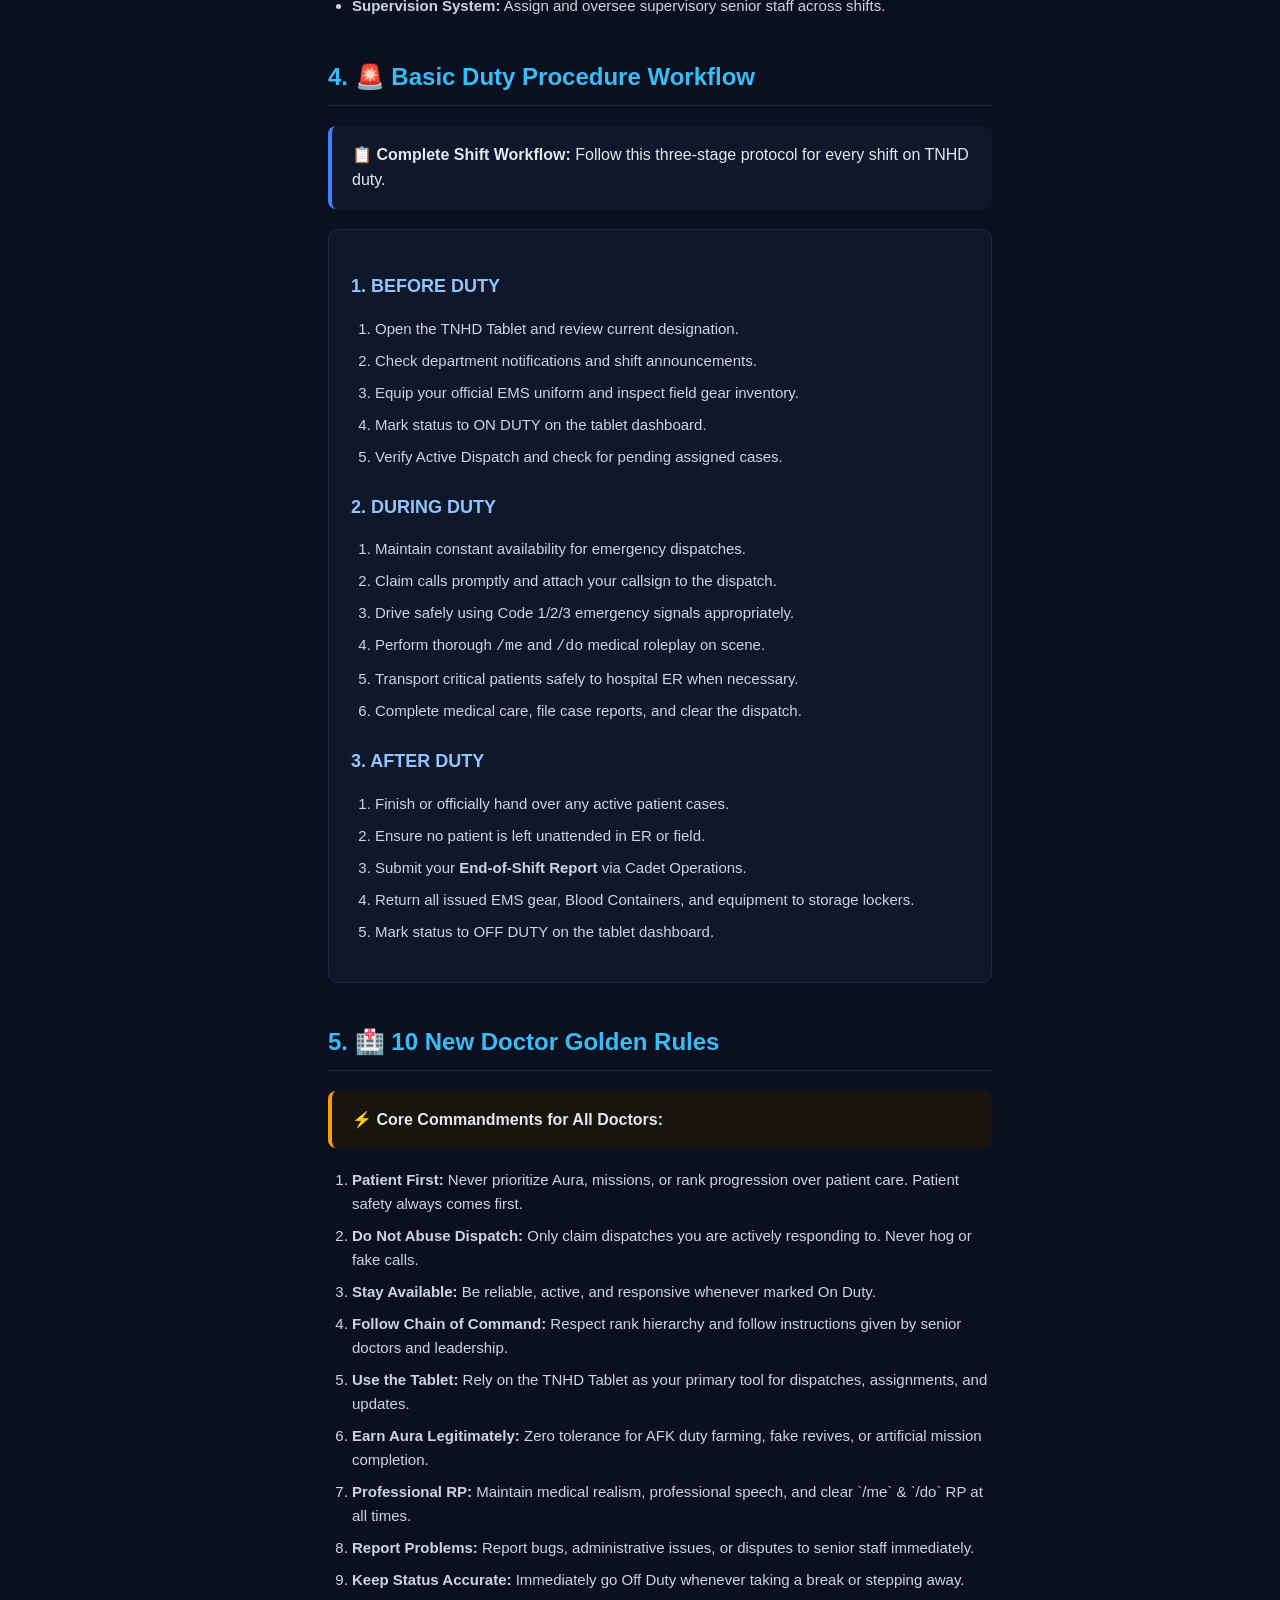
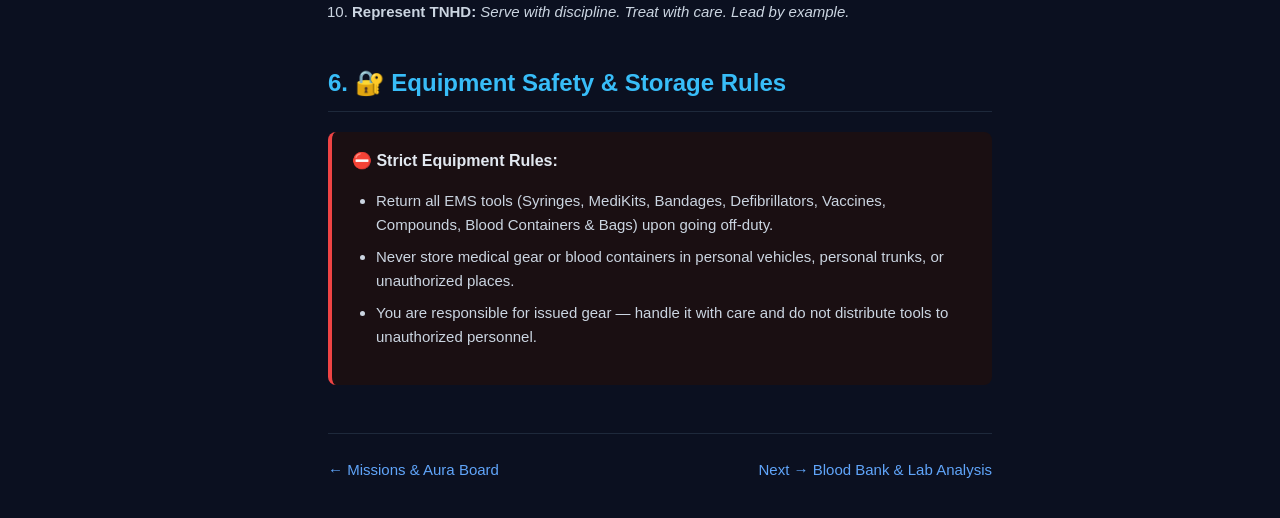
<file: rules.html>
<!DOCTYPE html>
<html lang="en">
<head>
  <meta charset="UTF-8">
  <meta name="viewport" content="width=device-width, initial-scale=1.0">
  <meta http-equiv="Cache-Control" content="no-cache, no-store, must-revalidate">
  <meta http-equiv="Pragma" content="no-cache">
  <meta http-equiv="Expires" content="0">
  <title>TNHD Handbook - Cadet Ops & Shift Rules</title>
  <link rel="stylesheet" href="css/style.css?v=2.0">
</head>
<body>

  <!-- 🔝 FLOATING TOP HEADER BAR -->
  <header class="floating-header">
    <div class="floating-header-title">
      <span>🏥</span>
      <span>THALAINAGARAM <span class="highlight">HEALTH DEPARTMENT</span></span>
    </div>
    <div class="floating-header-status">
      <span class="status-dot-live"></span>
      <span>OFFICIAL EMS SYSTEM</span>
    </div>
  </header>

  <div class="layout">
    <aside class="left">
      <h1>🏥 TNHD</h1>
      <div class="sec">WELCOME & GUIDELINES</div>
      <a href="index.html">1. Welcome to TNHD</a>
      <a href="ems-guidelines.html">2. Official EMS Guidelines</a>
      <a href="ems-rp-rules.html">3. General EMS RP Standards</a>
      <div class="sec">SYSTEMS & TABLET</div>
      <a href="tablet.html">4. Tablet Operational Manual</a>
      <a href="missions.html">5. Missions & Aura Board</a>
      <div class="sec">OPS & LAB</div>
      <a href="rules.html" class="on">6. Cadet Ops & Shift Rules</a>
      <a href="blood-bank.html">7. Blood Bank & Lab Analysis</a>
    </aside>

    <main>
      <div class="crumb">TNHD / Operations & Rules</div>
      <h1>Cadet Operations & Duty Rules</h1>

      <p>Cadet Operations and Duty Procedures provide the operational framework for daily EMS shifts, supervisory training, and departmental standards within the <strong>Thalainagaram Health Department (TNHD)</strong>.</p>

      <h2>1. 🧑‍⚕️ Cadet Operations Tools</h2>
      <p>Specialized modules designed for senior doctors to train, supervise, and evaluate junior personnel.</p>
      
      <div class="grid">
        <div class="card">
          <b>🎓 Training Sessions</b>
          <span>Senior doctors create structured modules (e.g. <i>Trauma Triage Refresher</i>) to teach cadets core protocols before solo duty.</span>
        </div>
        <div class="card">
          <b>🔍 Supervised Shift</b>
          <span>Senior doctors monitor junior medics on active field calls to guide proper <code>/me</code> & <code>/do</code> medical roleplay and evaluate care quality.</span>
        </div>
        <div class="card">
          <b>📄 Reports System</b>
          <span>Document training performance, supervision evaluations, and field incidents for department records.</span>
        </div>
      </div>

      <h2>2. 📄 End-of-Shift Report System</h2>
      <p>Located under the <strong>Cadet Operations &rarr; Reports</strong> section in the TNHD Tablet. At the conclusion of your shift, submit a written summary of your shift for management review.</p>

      <div class="callout">
        <b>📝 Shift Summary Guidelines:</b> Include notable cases handled, field observations, vehicle/equipment conditions, or recommendations for shift leadership.
      </div>

      <div class="ui-mock">
        <div class="title">[CADET OPERATIONS - END-OF-SHIFT REPORT TABLET MODULE]</div>
        <div><b>Module:</b> Cadet Operations &rarr; Reports</div>
        <div><b>Prompt:</b> Submit a written summary of your shift for management review.</div>
        <br>
        <div class="rule-box" style="background: #090d16; border-color: #38bdf8;">
          <span style="color: #94a3b8; font-style: italic;">"Describe your shift, notable cases, observations, recommendations..."</span>
        </div>
        <br>
        <div><b>Requirements:</b> Minimum 10 characters required.</div>
        <div><span class="highlight">⚠️ Important: Mission credit is granted only when TNHD Leadership approves the report.</span></div>
      </div>

      <h2>3. 👑 Leadership & Supervisory Tools (Restricted)</h2>
      <p>Restricted to High Command (Chief Medical Superintendent, Assistant Dean, Dean, and Director):</p>
      <ul>
        <li><strong>Roster Management:</strong> Monitor active roster, track member designations, and record certifications.</li>
        <li><strong>Manage Programs:</strong> Organize department-wide health programs, clinical initiatives, and event coverage.</li>
        <li><strong>Supervision System:</strong> Assign and oversee supervisory senior staff across shifts.</li>
      </ul>

      <h2>4. 🚨 Basic Duty Procedure Workflow</h2>
      <div class="callout">
        <b>📋 Complete Shift Workflow:</b> Follow this three-stage protocol for every shift on TNHD duty.
      </div>

      <div class="rule-box">
        <h3>1. BEFORE DUTY</h3>
        <ol>
          <li>Open the TNHD Tablet and review current designation.</li>
          <li>Check department notifications and shift announcements.</li>
          <li>Equip your official EMS uniform and inspect field gear inventory.</li>
          <li>Mark status to <span class="highlight">ON DUTY</span> on the tablet dashboard.</li>
          <li>Verify Active Dispatch and check for pending assigned cases.</li>
        </ol>

        <h3>2. DURING DUTY</h3>
        <ol>
          <li>Maintain constant availability for emergency dispatches.</li>
          <li>Claim calls promptly and attach your callsign to the dispatch.</li>
          <li>Drive safely using Code 1/2/3 emergency signals appropriately.</li>
          <li>Perform thorough <code>/me</code> and <code>/do</code> medical roleplay on scene.</li>
          <li>Transport critical patients safely to hospital ER when necessary.</li>
          <li>Complete medical care, file case reports, and clear the dispatch.</li>
        </ol>

        <h3>3. AFTER DUTY</h3>
        <ol>
          <li>Finish or officially hand over any active patient cases.</li>
          <li>Ensure no patient is left unattended in ER or field.</li>
          <li>Submit your <strong>End-of-Shift Report</strong> via Cadet Operations.</li>
          <li>Return all issued EMS gear, Blood Containers, and equipment to storage lockers.</li>
          <li>Mark status to <span class="highlight">OFF DUTY</span> on the tablet dashboard.</li>
        </ol>
      </div>

      <h2>5. 🏥 10 New Doctor Golden Rules</h2>
      <div class="callout warn">
        <b>⚡ Core Commandments for All Doctors:</b>
      </div>

      <ol class="rules-list">
        <li><b>Patient First:</b> Never prioritize Aura, missions, or rank progression over patient care. Patient safety always comes first.</li>
        <li><b>Do Not Abuse Dispatch:</b> Only claim dispatches you are actively responding to. Never hog or fake calls.</li>
        <li><b>Stay Available:</b> Be reliable, active, and responsive whenever marked On Duty.</li>
        <li><b>Follow Chain of Command:</b> Respect rank hierarchy and follow instructions given by senior doctors and leadership.</li>
        <li><b>Use the Tablet:</b> Rely on the TNHD Tablet as your primary tool for dispatches, assignments, and updates.</li>
        <li><b>Earn Aura Legitimately:</b> Zero tolerance for AFK duty farming, fake revives, or artificial mission completion.</li>
        <li><b>Professional RP:</b> Maintain medical realism, professional speech, and clear `/me` & `/do` RP at all times.</li>
        <li><b>Report Problems:</b> Report bugs, administrative issues, or disputes to senior staff immediately.</li>
        <li><b>Keep Status Accurate:</b> Immediately go Off Duty whenever taking a break or stepping away.</li>
        <li><b>Represent TNHD:</b> <i>Serve with discipline. Treat with care. Lead by example.</i></li>
      </ol>

      <h2>6. 🔐 Equipment Safety & Storage Rules</h2>
      <div class="callout danger">
        <b>⛔ Strict Equipment Rules:</b>
        <ul>
          <li>Return all EMS tools (Syringes, MediKits, Bandages, Defibrillators, Vaccines, Compounds, Blood Containers & Bags) upon going off-duty.</li>
          <li>Never store medical gear or blood containers in personal vehicles, personal trunks, or unauthorized places.</li>
          <li>You are responsible for issued gear — handle it with care and do not distribute tools to unauthorized personnel.</li>
        </ul>
      </div>

      <div class="nav">
        <a href="missions.html">← Missions & Aura Board</a>
        <a href="blood-bank.html">Next → Blood Bank & Lab Analysis</a>
      </div>
    </main>

    <aside class="right">
      <h4>On this page</h4>
      <a href="#cadet">Cadet Tools</a>
      <a href="#reports">End-of-Shift Report</a>
      <a href="#leadership">Leadership Tools</a>
      <a href="#workflow">Duty Workflow</a>
      <a href="#golden">10 Golden Rules</a>
      <a href="#gear">Gear Safety</a>
    </aside>
  </div>

</body>
</html>
</file>
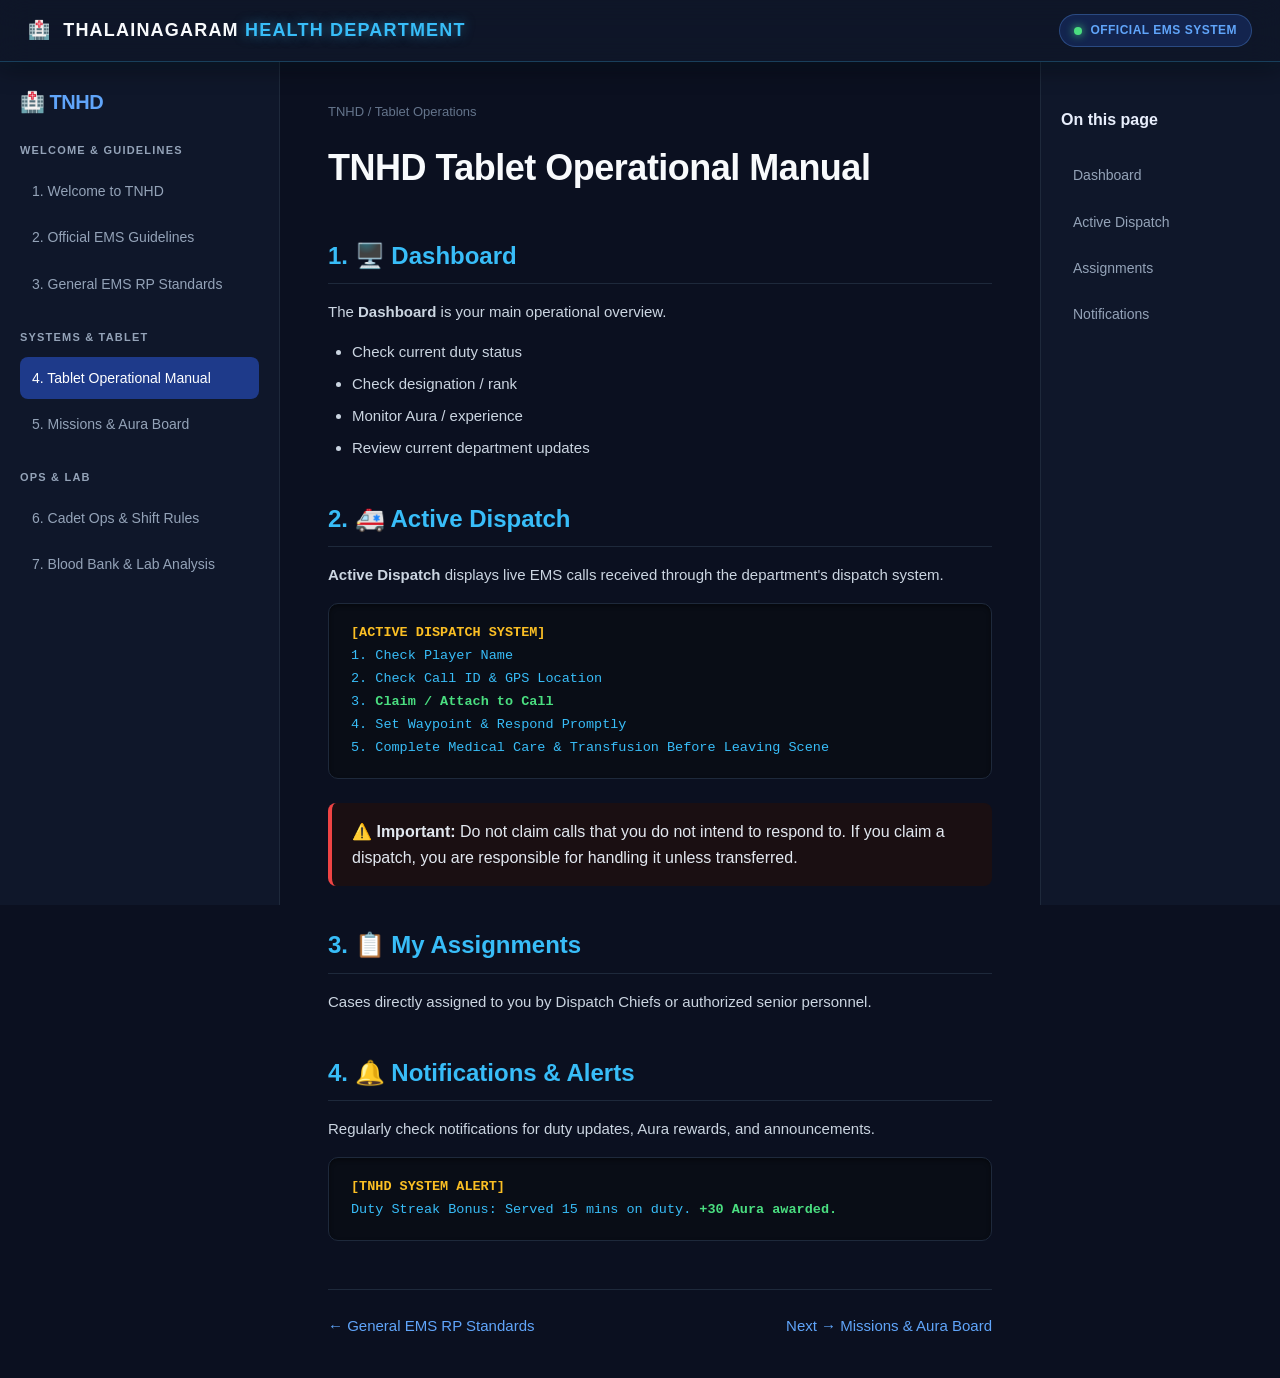
<file: tablet.html>
<!DOCTYPE html>
<html lang="en">
<head>
  <meta charset="UTF-8">
  <meta name="viewport" content="width=device-width, initial-scale=1.0">
  <meta http-equiv="Cache-Control" content="no-cache, no-store, must-revalidate">
  <meta http-equiv="Pragma" content="no-cache">
  <meta http-equiv="Expires" content="0">
  <title>TNHD Handbook - Tablet Operational Manual</title>
  <link rel="stylesheet" href="css/style.css?v=2.0">
</head>
<body>

  <!-- 🔝 FLOATING TOP HEADER BAR -->
  <header class="floating-header">
    <div class="floating-header-title">
      <span>🏥</span>
      <span>THALAINAGARAM <span class="highlight">HEALTH DEPARTMENT</span></span>
    </div>
    <div class="floating-header-status">
      <span class="status-dot-live"></span>
      <span>OFFICIAL EMS SYSTEM</span>
    </div>
  </header>

  <div class="layout">
    <aside class="left">
      <h1>🏥 TNHD</h1>
      <div class="sec">WELCOME & GUIDELINES</div>
      <a href="index.html">1. Welcome to TNHD</a>
      <a href="ems-guidelines.html">2. Official EMS Guidelines</a>
      <a href="ems-rp-rules.html">3. General EMS RP Standards</a>
      <div class="sec">SYSTEMS & TABLET</div>
      <a href="tablet.html" class="on">4. Tablet Operational Manual</a>
      <a href="missions.html">5. Missions & Aura Board</a>
      <div class="sec">OPS & LAB</div>
      <a href="rules.html">6. Cadet Ops & Shift Rules</a>
      <a href="blood-bank.html">7. Blood Bank & Lab Analysis</a>
    </aside>

    <main>
      <div class="crumb">TNHD / Tablet Operations</div>
      <h1>TNHD Tablet Operational Manual</h1>

      <h2>1. 🖥️ Dashboard</h2>
      <p>The <strong>Dashboard</strong> is your main operational overview.</p>
      <ul>
        <li>Check current duty status</li>
        <li>Check designation / rank</li>
        <li>Monitor Aura / experience</li>
        <li>Review current department updates</li>
      </ul>

      <h2>2. 🚑 Active Dispatch</h2>
      <p><strong>Active Dispatch</strong> displays live EMS calls received through the department's dispatch system.</p>
      
      <div class="ui-mock">
        <div class="title">[ACTIVE DISPATCH SYSTEM]</div>
        <div>1. Check Player Name</div>
        <div>2. Check Call ID & GPS Location</div>
        <div>3. <span class="highlight">Claim / Attach to Call</span></div>
        <div>4. Set Waypoint & Respond Promptly</div>
        <div>5. Complete Medical Care & Transfusion Before Leaving Scene</div>
      </div>

      <div class="callout danger">
        <b>⚠️ Important:</b> Do not claim calls that you do not intend to respond to. If you claim a dispatch, you are responsible for handling it unless transferred.
      </div>

      <h2>3. 📋 My Assignments</h2>
      <p>Cases directly assigned to you by Dispatch Chiefs or authorized senior personnel.</p>

      <h2>4. 🔔 Notifications & Alerts</h2>
      <p>Regularly check notifications for duty updates, Aura rewards, and announcements.</p>
      <div class="ui-mock">
        <div class="title">[TNHD SYSTEM ALERT]</div>
        <div>Duty Streak Bonus: Served 15 mins on duty. <span class="highlight">+30 Aura awarded.</span></div>
      </div>

      <div class="nav">
        <a href="ems-rp-rules.html">← General EMS RP Standards</a>
        <a href="missions.html">Next → Missions & Aura Board</a>
      </div>
    </main>

    <aside class="right">
      <h4>On this page</h4>
      <a href="#dashboard">Dashboard</a>
      <a href="#dispatch">Active Dispatch</a>
      <a href="#assignments">Assignments</a>
      <a href="#notifications">Notifications</a>
    </aside>
  </div>

</body>
</html>
</file>
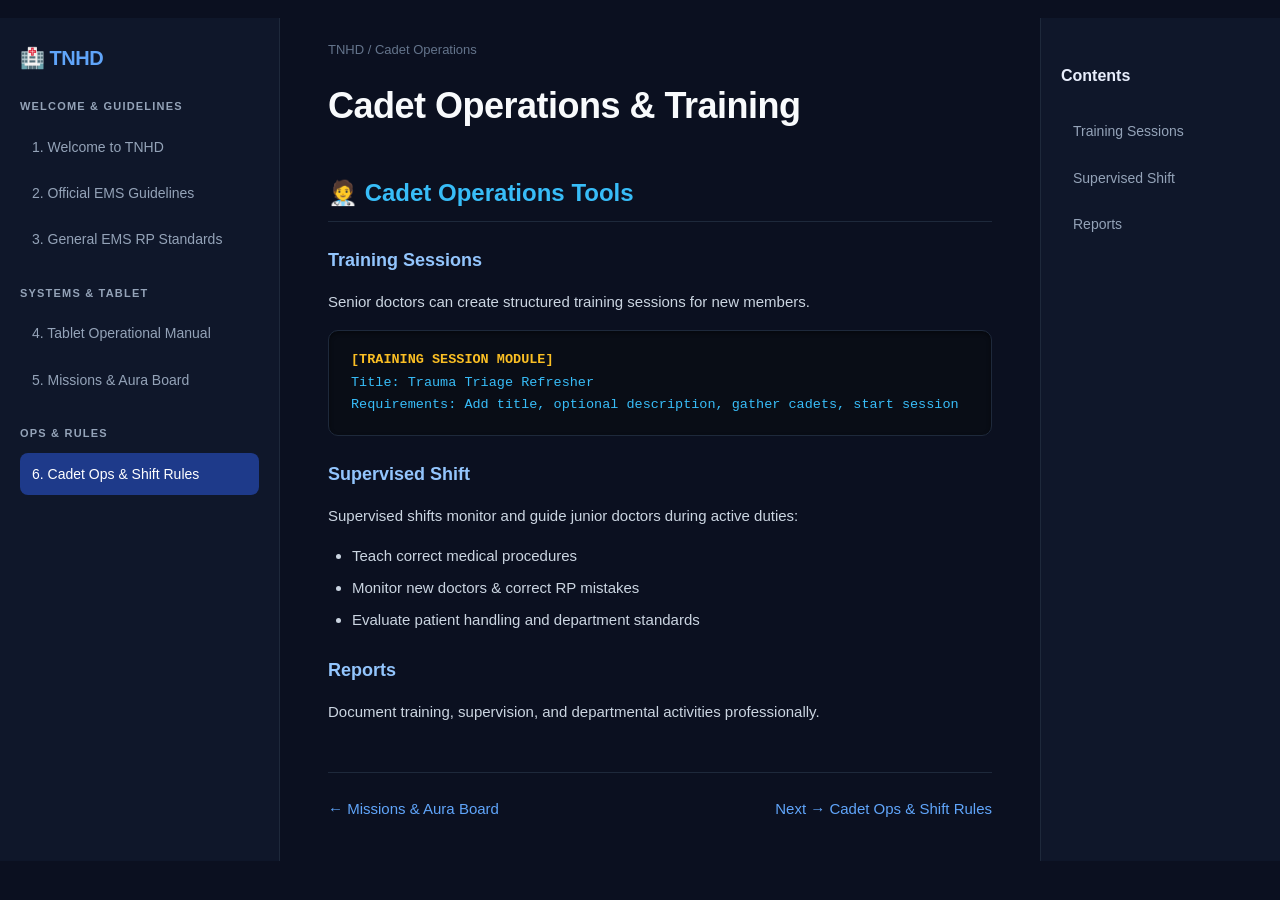
<file: training.html>
<!DOCTYPE html>
<html lang="en">
<head>
  <meta charset="UTF-8">
  <meta name="viewport" content="width=device-width, initial-scale=1.0">
  <title>TNHD Handbook - Cadet Operations & Training</title>
  <link rel="stylesheet" href="css/style.css">
</head>
<body>
  <div class="layout">
    <aside class="left">
      <h1>🏥 TNHD</h1>
      <div class="sec">WELCOME & GUIDELINES</div>
      <a href="index.html">1. Welcome to TNHD</a>
      <a href="ems-guidelines.html">2. Official EMS Guidelines</a>
      <a href="ems-rp-rules.html">3. General EMS RP Standards</a>
      <div class="sec">SYSTEMS & TABLET</div>
      <a href="tablet.html">4. Tablet Operational Manual</a>
      <a href="missions.html">5. Missions & Aura Board</a>
      <div class="sec">OPS & RULES</div>
      <a href="rules.html" class="on">6. Cadet Ops & Shift Rules</a>
    </aside>

    <main>
      <div class="crumb">TNHD / Cadet Operations</div>
      <h1>Cadet Operations & Training</h1>

      <h2>🧑‍⚕️ Cadet Operations Tools</h2>

      <h3>Training Sessions</h3>
      <p>Senior doctors can create structured training sessions for new members.</p>
      <div class="ui-mock">
        <div class="title">[TRAINING SESSION MODULE]</div>
        <div>Title: Trauma Triage Refresher</div>
        <div>Requirements: Add title, optional description, gather cadets, start session</div>
      </div>

      <h3>Supervised Shift</h3>
      <p>Supervised shifts monitor and guide junior doctors during active duties:</p>
      <ul>
        <li>Teach correct medical procedures</li>
        <li>Monitor new doctors & correct RP mistakes</li>
        <li>Evaluate patient handling and department standards</li>
      </ul>

      <h3>Reports</h3>
      <p>Document training, supervision, and departmental activities professionally.</p>

      <div class="nav">
        <a href="missions.html">← Missions & Aura Board</a>
        <a href="rules.html">Next → Cadet Ops & Shift Rules</a>
      </div>
    </main>

    <aside class="right">
      <h4>Contents</h4>
      <a href="#training">Training Sessions</a>
      <a href="#supervision">Supervised Shift</a>
      <a href="#reports">Reports</a>
    </aside>
  </div>
</body>
</html>
</file>
<file: css/style.css>
* {
  box-sizing: border-box;
}
body {
  margin: 0;
  font-family: 'Inter', -apple-system, BlinkMacSystemFont, "Segoe UI", Roboto, sans-serif;
  background: #0b1020;
  color: #e8eefc;
  line-height: 1.6;
  overflow-x: hidden;
}

/* =========================================================
   🔝 FLOATING TOP HEADER BAR (ALL PAGES)
   ========================================================= */
.floating-header {
  position: sticky;
  top: 0;
  z-index: 1000;
  width: 100%;
  background: rgba(15, 23, 42, 0.88);
  backdrop-filter: blur(16px);
  -webkit-backdrop-filter: blur(16px);
  border-bottom: 1px solid rgba(56, 189, 248, 0.25);
  box-shadow: 0 4px 25px rgba(0, 0, 0, 0.5), 0 0 15px rgba(56, 189, 248, 0.1);
  padding: 14px 28px;
  display: flex;
  align-items: center;
  justify-content: space-between;
  transition: all 0.3s ease;
}

.floating-header-title {
  display: flex;
  align-items: center;
  gap: 12px;
  font-size: 18px;
  font-weight: 800;
  color: #f8fafc;
  letter-spacing: 1.2px;
  text-transform: uppercase;
}

.floating-header-title span.highlight {
  color: #38bdf8;
  text-shadow: 0 0 12px rgba(56, 189, 248, 0.5);
}

.floating-header-status {
  display: flex;
  align-items: center;
  gap: 8px;
  background: rgba(30, 58, 138, 0.4);
  border: 1px solid rgba(96, 165, 250, 0.3);
  padding: 6px 14px;
  border-radius: 20px;
  font-size: 12px;
  font-weight: 700;
  color: #60a5fa;
  letter-spacing: 0.5px;
}

.status-dot-live {
  width: 8px;
  height: 8px;
  background: #4ade80;
  border-radius: 50%;
  box-shadow: 0 0 8px #4ade80;
}

.layout {
  display: grid;
  grid-template-columns: 280px 1fr 240px;
  min-height: calc(100vh - 60px);
}
.left, .right {
  position: sticky;
  top: 57px;
  height: calc(100vh - 57px);
  padding: 24px 20px;
  background: #0f172a;
  border-right: 1px solid #1e293b;
  overflow-y: auto;
}
.right {
  border-right: 0;
  border-left: 1px solid #1e293b;
}
.left h1 {
  font-size: 20px;
  margin: 0 0 16px 0;
  color: #60a5fa;
  display: flex;
  align-items: center;
  gap: 8px;
}
.sec {
  margin: 24px 0 10px;
  color: #94a3b8;
  font-size: 11px;
  font-weight: 700;
  letter-spacing: 1.2px;
  text-transform: uppercase;
}
.left a, .right a {
  display: block;
  padding: 10px 12px;
  margin-bottom: 4px;
  border-radius: 8px;
  color: #94a3b8;
  text-decoration: none;
  font-size: 14px;
  transition: all 0.15s ease;
}
.left a.on, .left a:hover, .right a:hover {
  background: #1e3a8a;
  color: #ffffff;
  font-weight: 500;
}
main {
  padding: 40px 48px;
  max-width: 960px;
  margin: 0 auto;
  width: 100%;
}
.crumb {
  color: #64748b;
  font-size: 13px;
  margin-bottom: 16px;
  font-weight: 500;
}
h1 {
  font-size: 36px;
  margin: 0 0 16px;
  color: #f8fafc;
  letter-spacing: -0.5px;
}
h2 {
  margin-top: 40px;
  margin-bottom: 16px;
  font-size: 24px;
  color: #38bdf8;
  border-bottom: 1px solid #1e293b;
  padding-bottom: 8px;
}
h3 {
  font-size: 18px;
  color: #93c5fd;
  margin-top: 24px;
  margin-bottom: 12px;
}
p, li {
  color: #cbd5e1;
  font-size: 15px;
}
ul, ol {
  padding-left: 24px;
  margin-bottom: 20px;
}
li {
  margin-bottom: 8px;
}

/* 🖼️ Full-Width Welcome Hero Cover */
.welcome-hero {
  position: relative;
  width: 100%;
  border-radius: 16px;
  overflow: hidden;
  margin: 16px 0 32px;
  border: 1px solid rgba(96, 165, 250, 0.3);
  box-shadow: 0 20px 50px rgba(0, 0, 0, 0.7), 0 0 30px rgba(56, 189, 248, 0.2);
  transition: transform 0.3s ease, box-shadow 0.3s ease;
}
.welcome-hero:hover {
  transform: translateY(-2px);
  box-shadow: 0 25px 60px rgba(0, 0, 0, 0.8), 0 0 40px rgba(56, 189, 248, 0.3);
}
.hero-bg-img {
  width: 100%;
  height: auto;
  display: block;
  object-fit: cover;
}

.callout {
  background: #0f172a;
  border-left: 4px solid #3b82f6;
  padding: 16px 20px;
  border-radius: 8px;
  margin: 20px 0;
  color: #e2e8f0;
}
.callout.warn {
  border-left-color: #f59e0b;
  background: #17150d;
}
.callout.danger {
  border-left-color: #ef4444;
  background: #1a0f12;
}

.ui-mock {
  background: #090d16;
  border: 1px solid #1e293b;
  border-radius: 10px;
  padding: 18px 22px;
  font-family: 'JetBrains Mono', 'Fira Code', 'Courier New', monospace;
  color: #38bdf8;
  margin: 16px 0 24px;
  font-size: 13.5px;
  line-height: 1.7;
  box-shadow: inset 0 2px 4px rgba(0,0,0,0.4);
}
.ui-mock .highlight {
  color: #4ade80;
  font-weight: bold;
}
.ui-mock .title {
  color: #fbbf24;
  font-weight: bold;
}
table {
  width: 100%;
  border-collapse: collapse;
  margin: 24px 0;
  background: #0f172a;
  border-radius: 10px;
  overflow: hidden;
  border: 1px solid #1e293b;
}
th, td {
  padding: 14px 18px;
  text-align: left;
  border-bottom: 1px solid #1e293b;
  font-size: 14px;
}
th {
  background: #1e293b;
  color: #38bdf8;
  font-weight: 600;
}
tr:last-child td {
  border-bottom: 0;
}
.grid {
  display: grid;
  grid-template-columns: repeat(auto-fit, minmax(240px, 1fr));
  gap: 16px;
  margin: 20px 0;
}
.card {
  background: #0f172a;
  padding: 20px;
  border: 1px solid #1e293b;
  border-radius: 10px;
}
.card b {
  display: block;
  font-size: 16px;
  color: #f8fafc;
  margin-bottom: 6px;
}
.card span {
  display: block;
  color: #60a5fa;
  font-weight: 600;
  font-size: 14px;
}
.rule-box {
  background: #0f172a;
  padding: 18px 22px;
  border-radius: 10px;
  margin: 14px 0;
  border: 1px solid #1e293b;
}
.rule-box b {
  color: #38bdf8;
  font-size: 16px;
}
.nav {
  display: flex;
  justify-content: space-between;
  margin-top: 48px;
  padding-top: 24px;
  border-top: 1px solid #1e293b;
}
.nav a {
  color: #60a5fa;
  text-decoration: none;
  font-weight: 500;
  font-size: 15px;
  transition: color 0.2s ease;
}
.nav a:hover {
  color: #93c5fd;
  text-decoration: underline;
}

@media (max-width: 980px) {
  .floating-header-status {
    display: none;
  }
  .floating-header-title {
    font-size: 15px;
  }
  .layout {
    grid-template-columns: 1fr;
  }
  .left, .right {
    display: none;
  }
  main {
    padding: 24px 16px;
  }
}
</file>
